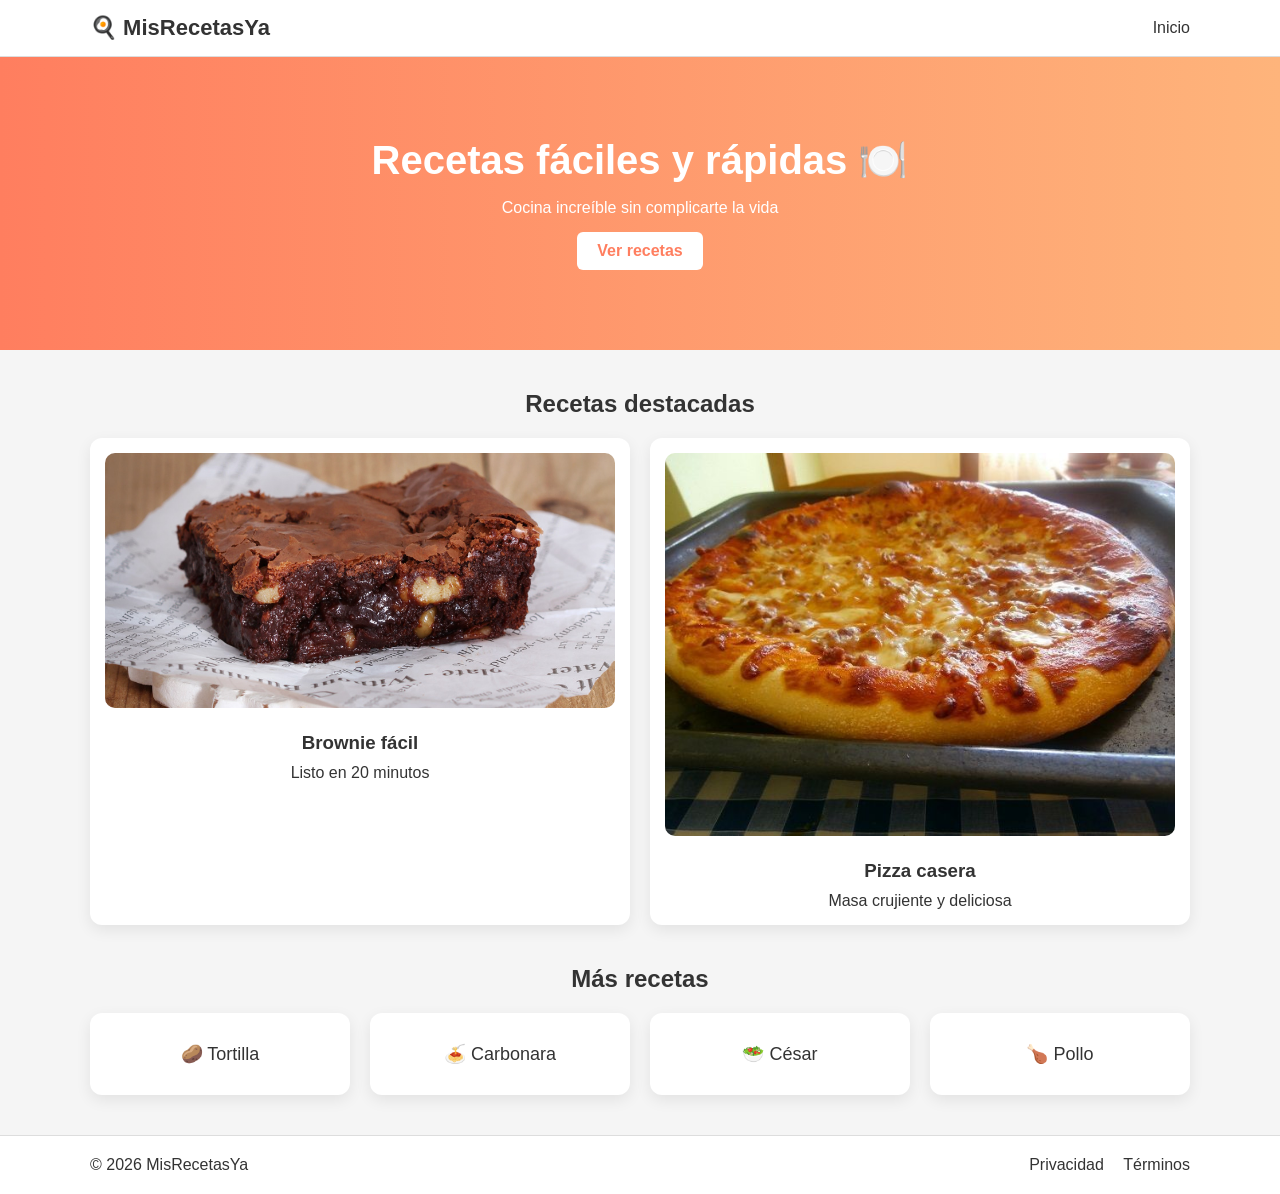
<file: index.html>
<!DOCTYPE html>
<html lang="es">
<head>
<meta charset="UTF-8">
<meta name="viewport" content="width=device-width, initial-scale=1.0">
<title>MisRecetasYa | Recetas fáciles y rápidas</title>
<meta name="description" content="Descubre recetas fáciles, rápidas y deliciosas.">
<link rel="stylesheet" href="style.css">
</head>

<body>

<header>
<div class="container nav">
<h1 class="logo">🍳 MisRecetasYa</h1>
<nav>
<a href="index.html">Inicio</a>
</nav>
</div>
</header>

<section class="hero">
<div class="container">
<h2>Recetas fáciles y rápidas 🍽️</h2>
<p>Cocina increíble sin complicarte la vida</p>
<a href="#recetas" class="btn">Ver recetas</a>
</div>
</section>

<section id="recetas" class="container">
<h2 class="section-title">Recetas destacadas</h2>
<div class="grid">
<a href="brownie.html" class="card">
<img src="img/brownie.png">
<h3>Brownie fácil</h3>
<p>Listo en 20 minutos</p>
</a>

<a href="pizza-casera.html" class="card">
<img src="img/pizza-casera.png">
<h3>Pizza casera</h3>
<p>Masa crujiente y deliciosa</p>
</a>
</div>
</section>

<section class="container">
<h2 class="section-title">Más recetas</h2>
<div class="grid">
<a href="tortilla.html" class="card simple">🥔 Tortilla</a>
<a href="spaghetti-carbonara.html" class="card simple">🍝 Carbonara</a>
<a href="ensalada-cesar.html" class="card simple">🥗 César</a>
<a href="pollo-al-horno.html" class="card simple">🍗 Pollo</a>
</div>
</section>

<footer>
<div class="container footer">
<p>© 2026 MisRecetasYa</p>
<div>
<a href="privacidad.html">Privacidad</a>
<a href="terminos.html">Términos</a>
</div>
</div>
</footer>

</body>
</html>
</file>
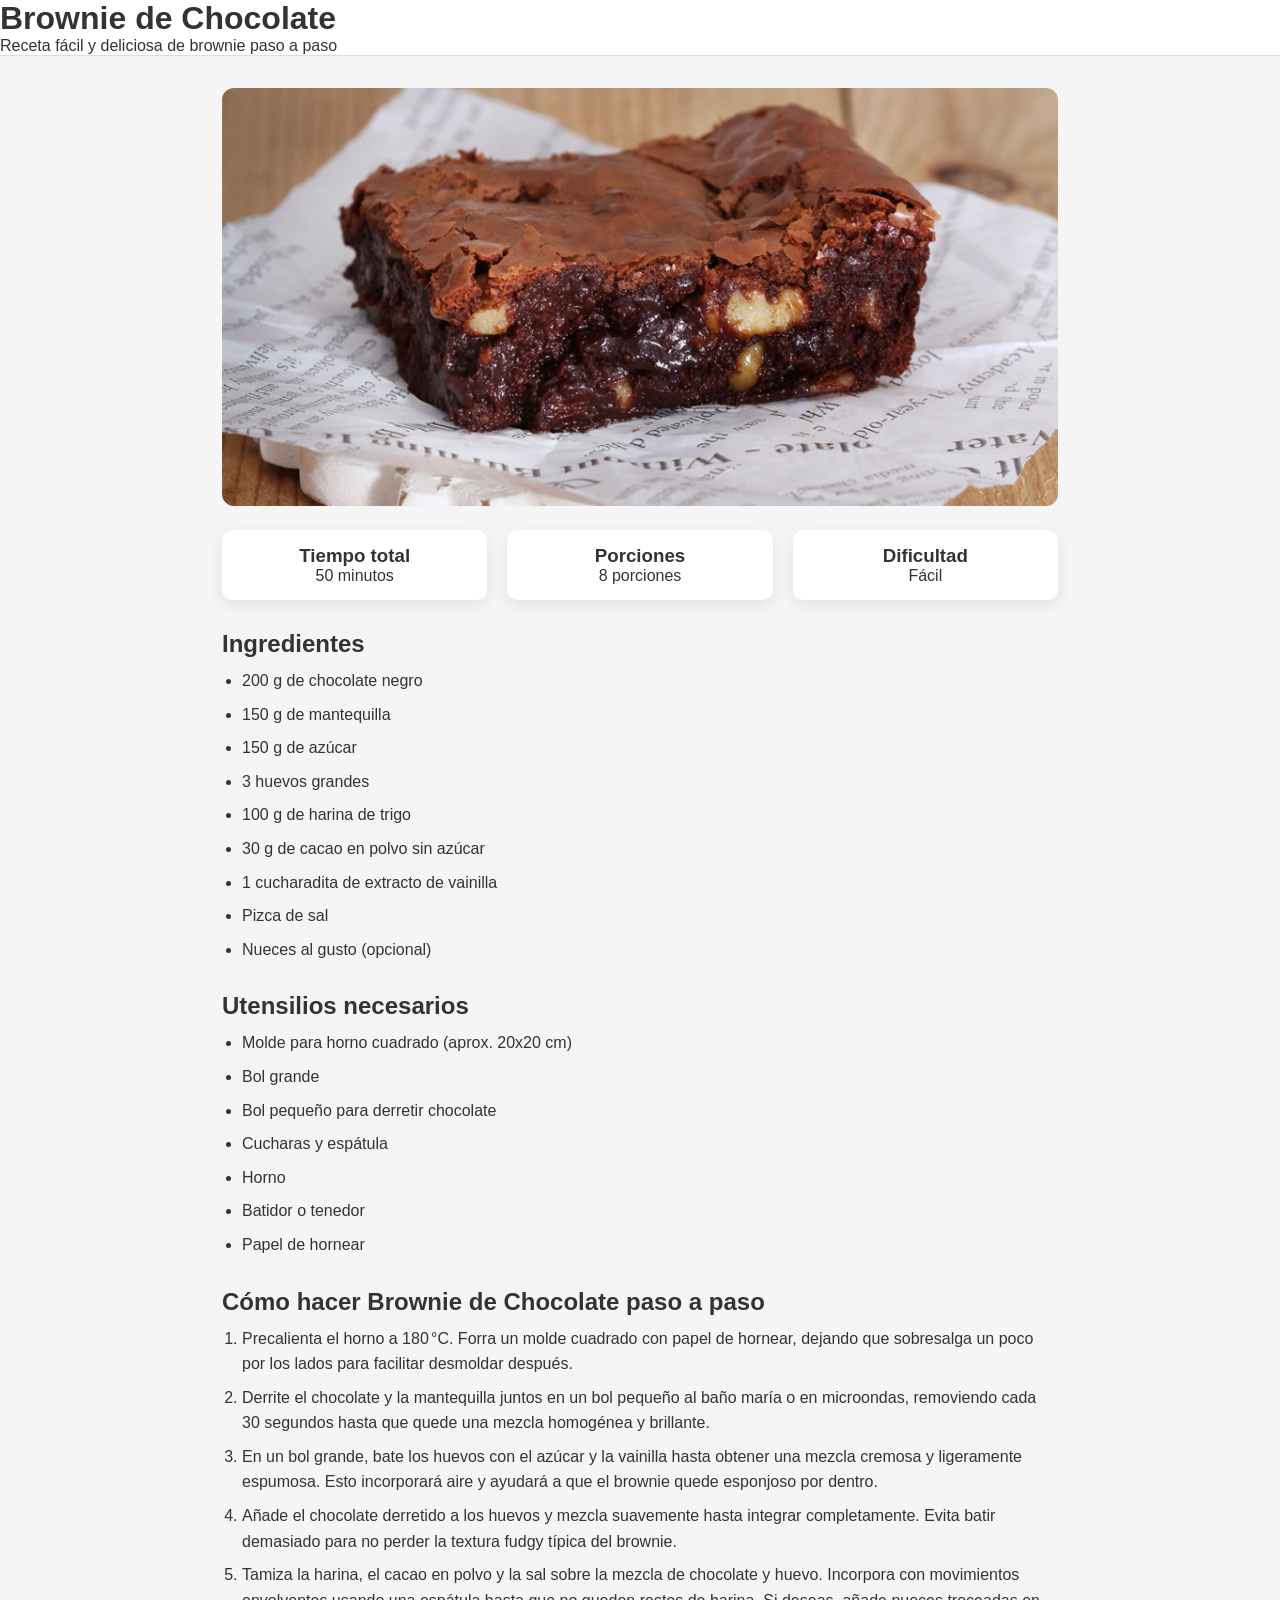
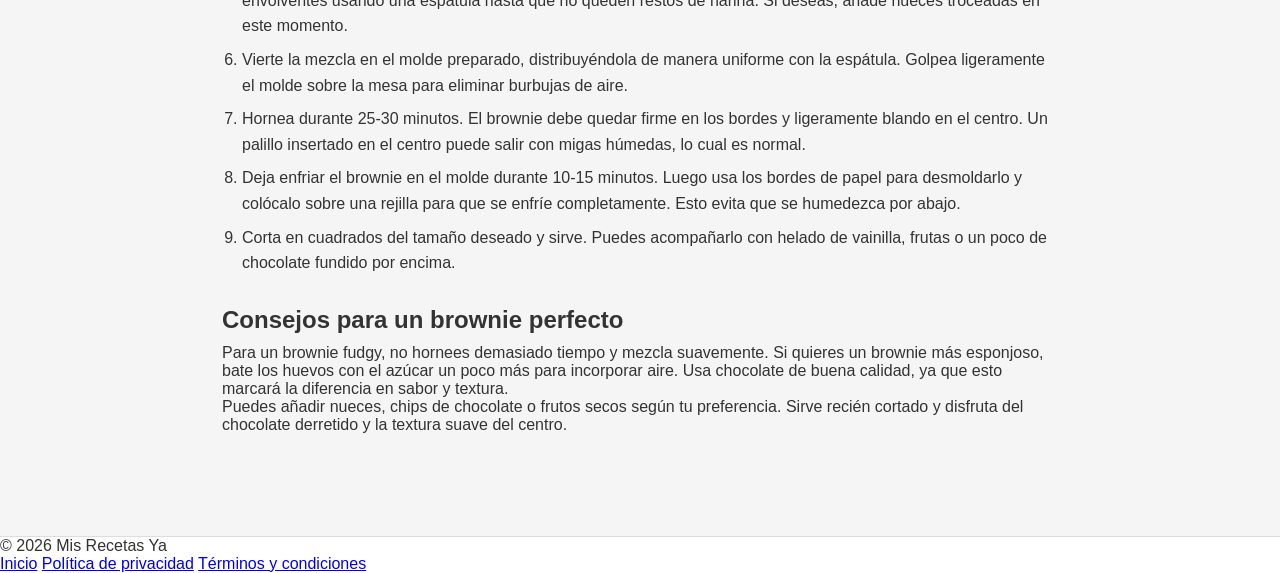
<file: brownie.html>
<!DOCTYPE html>
<html lang="es">

<head>
<meta charset="UTF-8">
<meta name="viewport" content="width=device-width, initial-scale=1.0">
<title>Receta de Brownie de Chocolate | Mis Recetas Ya</title>
  <script async src="https://pagead2.googlesyndication.com/pagead/js/adsbygoogle.js?client=ca-pub-2680125614355049"
     crossorigin="anonymous"></script>
<meta name="description" content="Aprende a preparar un delicioso Brownie de Chocolate paso a paso. Receta fácil con ingredientes, utensilios, tiempos de horneado y consejos para un brownie perfecto.">
<link rel="stylesheet" href="style.css">
  <link rel="icon" type="image/png" href="img/favicon.png">
</head>

<body>

<header>
<div class="header-container">
<h1>Brownie de Chocolate</h1>
<p>Receta fácil y deliciosa de brownie paso a paso</p>
</div>
</header>

<main class="receta-page">

<img src="img/brownie.png" alt="Brownie de chocolate recién horneado" class="receta-img">

<section class="receta-info">

<div class="info-box">
<h3>Tiempo total</h3>
<p>50 minutos</p>
</div>

<div class="info-box">
<h3>Porciones</h3>
<p>8 porciones</p>
</div>

<div class="info-box">
<h3>Dificultad</h3>
<p>Fácil</p>
</div>

</section>

<section class="receta-section">

<h2>Ingredientes</h2>

<ul>
<li>200 g de chocolate negro</li>
<li>150 g de mantequilla</li>
<li>150 g de azúcar</li>
<li>3 huevos grandes</li>
<li>100 g de harina de trigo</li>
<li>30 g de cacao en polvo sin azúcar</li>
<li>1 cucharadita de extracto de vainilla</li>
<li>Pizca de sal</li>
<li>Nueces al gusto (opcional)</li>
</ul>

</section>

<section class="receta-section">

<h2>Utensilios necesarios</h2>

<ul>
<li>Molde para horno cuadrado (aprox. 20x20 cm)</li>
<li>Bol grande</li>
<li>Bol pequeño para derretir chocolate</li>
<li>Cucharas y espátula</li>
<li>Horno</li>
<li>Batidor o tenedor</li>
<li>Papel de hornear</li>
</ul>

</section>

<section class="receta-section">

<h2>Cómo hacer Brownie de Chocolate paso a paso</h2>

<ol>

<li>
Precalienta el horno a 180 °C. Forra un molde cuadrado con papel de hornear, dejando que sobresalga un poco por los lados para facilitar desmoldar después.
</li>

<li>
Derrite el chocolate y la mantequilla juntos en un bol pequeño al baño maría o en microondas, removiendo cada 30 segundos hasta que quede una mezcla homogénea y brillante.
</li>

<li>
En un bol grande, bate los huevos con el azúcar y la vainilla hasta obtener una mezcla cremosa y ligeramente espumosa. Esto incorporará aire y ayudará a que el brownie quede esponjoso por dentro.
</li>

<li>
Añade el chocolate derretido a los huevos y mezcla suavemente hasta integrar completamente. Evita batir demasiado para no perder la textura fudgy típica del brownie.
</li>

<li>
Tamiza la harina, el cacao en polvo y la sal sobre la mezcla de chocolate y huevo. Incorpora con movimientos envolventes usando una espátula hasta que no queden restos de harina. Si deseas, añade nueces troceadas en este momento.
</li>

<li>
Vierte la mezcla en el molde preparado, distribuyéndola de manera uniforme con la espátula. Golpea ligeramente el molde sobre la mesa para eliminar burbujas de aire.
</li>

<li>
Hornea durante 25-30 minutos. El brownie debe quedar firme en los bordes y ligeramente blando en el centro. Un palillo insertado en el centro puede salir con migas húmedas, lo cual es normal.
</li>

<li>
Deja enfriar el brownie en el molde durante 10-15 minutos. Luego usa los bordes de papel para desmoldarlo y colócalo sobre una rejilla para que se enfríe completamente. Esto evita que se humedezca por abajo.
</li>

<li>
Corta en cuadrados del tamaño deseado y sirve. Puedes acompañarlo con helado de vainilla, frutas o un poco de chocolate fundido por encima.
</li>

</ol>

</section>

<section class="receta-section">

<h2>Consejos para un brownie perfecto</h2>

<p>
Para un brownie fudgy, no hornees demasiado tiempo y mezcla suavemente. 
Si quieres un brownie más esponjoso, bate los huevos con el azúcar un poco más para incorporar aire. 
Usa chocolate de buena calidad, ya que esto marcará la diferencia en sabor y textura.
</p>

<p>
Puedes añadir nueces, chips de chocolate o frutos secos según tu preferencia. Sirve recién cortado y disfruta del chocolate derretido y la textura suave del centro.
</p>

</section>

</main>

<footer>
<p>© 2026 Mis Recetas Ya</p>
<div class="footer-links">
<a href="index.html">Inicio</a>
<a href="privacidad.html">Política de privacidad</a>
<a href="terminos.html">Términos y condiciones</a>
</div>
</footer>

</body>
</html>
</file>
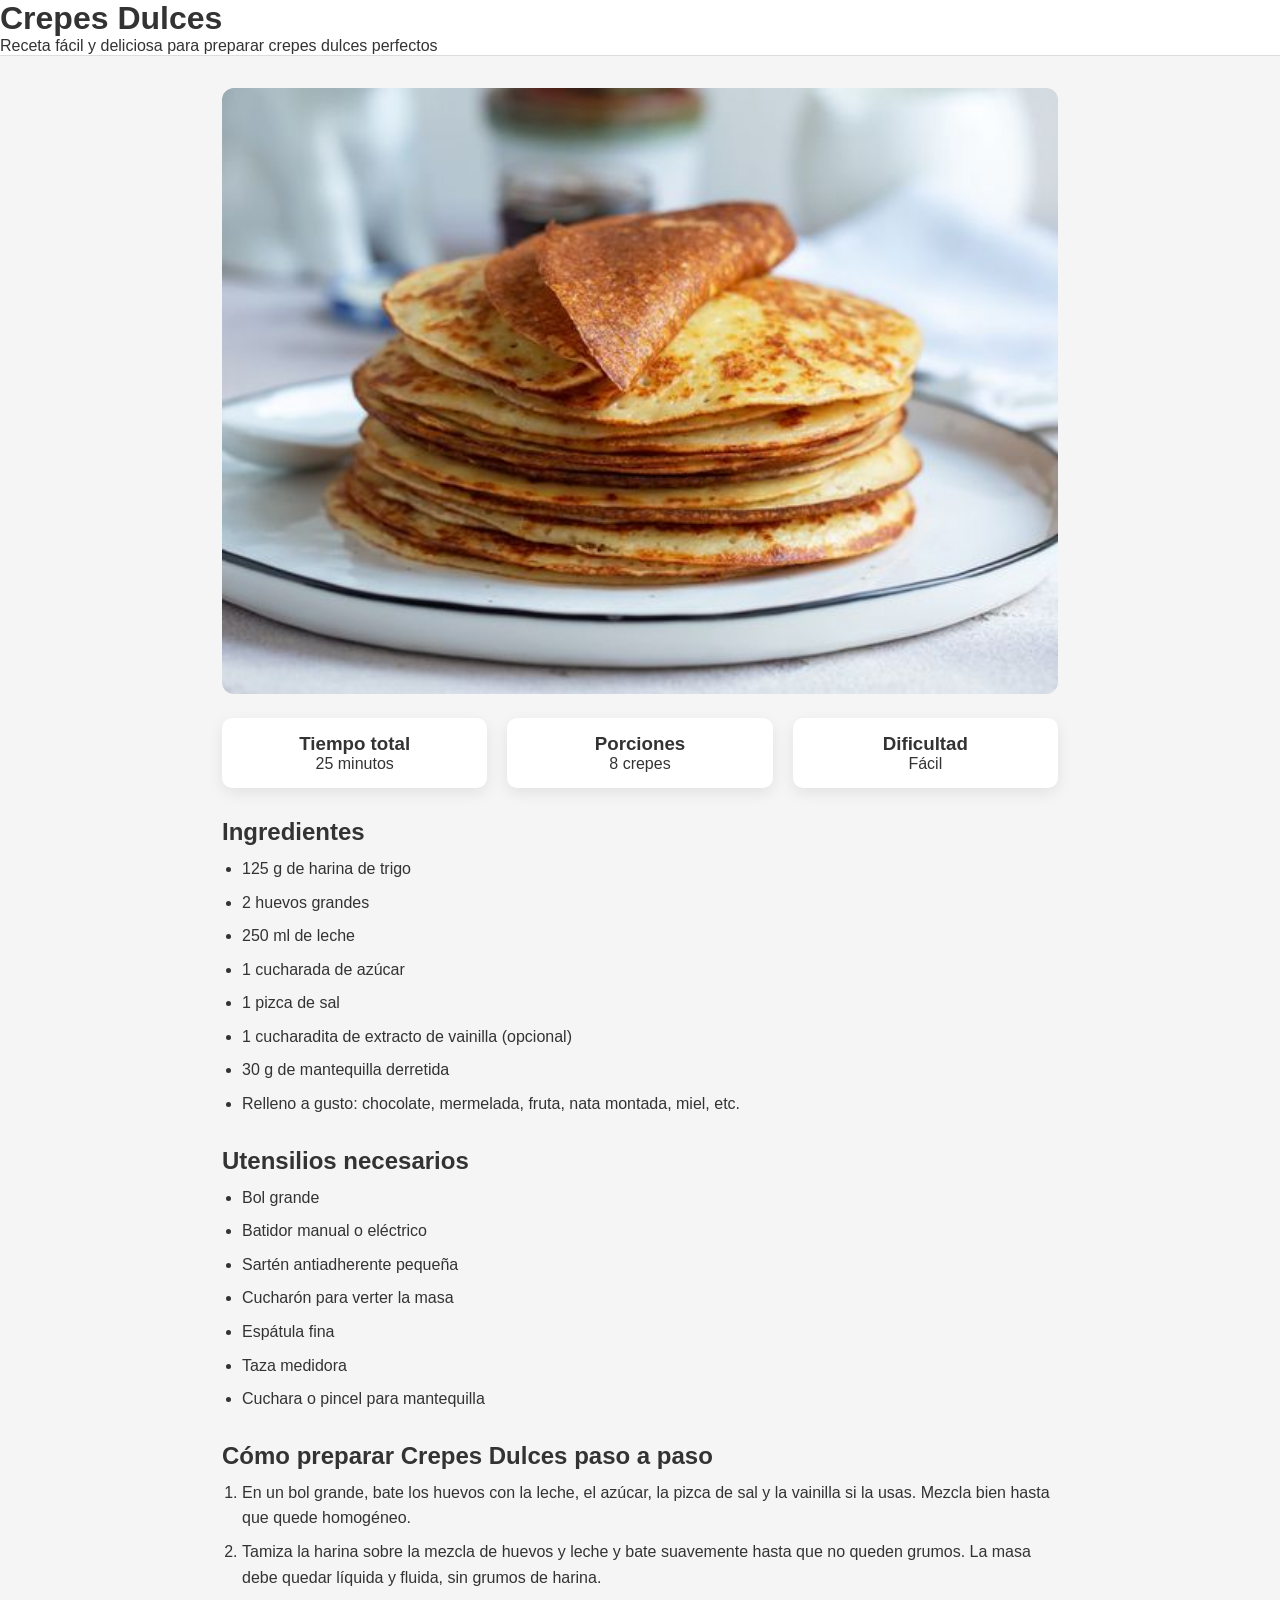
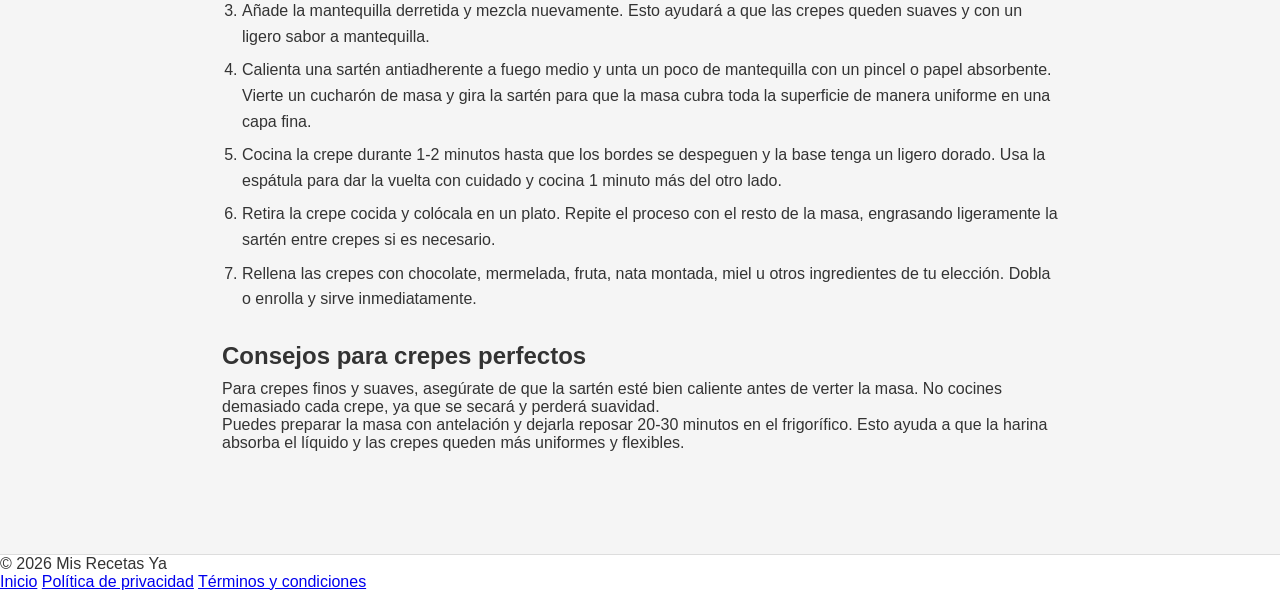
<file: crepes-dulces.html>
<!DOCTYPE html>
<html lang="es">

<head>
<meta charset="UTF-8">
<meta name="viewport" content="width=device-width, initial-scale=1.0">
<title>Receta de Crepes Dulces | Mis Recetas Ya</title>
  <script async src="https://pagead2.googlesyndication.com/pagead/js/adsbygoogle.js?client=ca-pub-2680125614355049"
     crossorigin="anonymous"></script>
<meta name="description" content="Aprende a preparar crepes dulces paso a paso. Receta fácil con ingredientes, utensilios y consejos para que queden finos, suaves y deliciosos.">
<link rel="stylesheet" href="style.css">
  <link rel="icon" type="image/png" href="img/favicon.png">
</head>

<body>

<header>
<div class="header-container">
<h1>Crepes Dulces</h1>
<p>Receta fácil y deliciosa para preparar crepes dulces perfectos</p>
</div>
</header>

<main class="receta-page">

<img src="img/crepes-dulces.png" alt="Crepes dulces con chocolate y frutas" class="receta-img">

<section class="receta-info">

<div class="info-box">
<h3>Tiempo total</h3>
<p>25 minutos</p>
</div>

<div class="info-box">
<h3>Porciones</h3>
<p>8 crepes</p>
</div>

<div class="info-box">
<h3>Dificultad</h3>
<p>Fácil</p>
</div>

</section>

<section class="receta-section">

<h2>Ingredientes</h2>

<ul>
<li>125 g de harina de trigo</li>
<li>2 huevos grandes</li>
<li>250 ml de leche</li>
<li>1 cucharada de azúcar</li>
<li>1 pizca de sal</li>
<li>1 cucharadita de extracto de vainilla (opcional)</li>
<li>30 g de mantequilla derretida</li>
<li>Relleno a gusto: chocolate, mermelada, fruta, nata montada, miel, etc.</li>
</ul>

</section>

<section class="receta-section">

<h2>Utensilios necesarios</h2>

<ul>
<li>Bol grande</li>
<li>Batidor manual o eléctrico</li>
<li>Sartén antiadherente pequeña</li>
<li>Cucharón para verter la masa</li>
<li>Espátula fina</li>
<li>Taza medidora</li>
<li>Cuchara o pincel para mantequilla</li>
</ul>

</section>

<section class="receta-section">

<h2>Cómo preparar Crepes Dulces paso a paso</h2>

<ol>

<li>
En un bol grande, bate los huevos con la leche, el azúcar, la pizca de sal y la vainilla si la usas. Mezcla bien hasta que quede homogéneo.
</li>

<li>
Tamiza la harina sobre la mezcla de huevos y leche y bate suavemente hasta que no queden grumos. La masa debe quedar líquida y fluida, sin grumos de harina.
</li>

<li>
Añade la mantequilla derretida y mezcla nuevamente. Esto ayudará a que las crepes queden suaves y con un ligero sabor a mantequilla.
</li>

<li>
Calienta una sartén antiadherente a fuego medio y unta un poco de mantequilla con un pincel o papel absorbente. 
Vierte un cucharón de masa y gira la sartén para que la masa cubra toda la superficie de manera uniforme en una capa fina.
</li>

<li>
Cocina la crepe durante 1-2 minutos hasta que los bordes se despeguen y la base tenga un ligero dorado. 
Usa la espátula para dar la vuelta con cuidado y cocina 1 minuto más del otro lado.
</li>

<li>
Retira la crepe cocida y colócala en un plato. Repite el proceso con el resto de la masa, engrasando ligeramente la sartén entre crepes si es necesario.
</li>

<li>
Rellena las crepes con chocolate, mermelada, fruta, nata montada, miel u otros ingredientes de tu elección. Dobla o enrolla y sirve inmediatamente.
</li>

</ol>

</section>

<section class="receta-section">

<h2>Consejos para crepes perfectos</h2>

<p>
Para crepes finos y suaves, asegúrate de que la sartén esté bien caliente antes de verter la masa. 
No cocines demasiado cada crepe, ya que se secará y perderá suavidad.
</p>

<p>
Puedes preparar la masa con antelación y dejarla reposar 20-30 minutos en el frigorífico. 
Esto ayuda a que la harina absorba el líquido y las crepes queden más uniformes y flexibles.
</p>

</section>

</main>

<footer>
<p>© 2026 Mis Recetas Ya</p>
<div class="footer-links">
<a href="index.html">Inicio</a>
<a href="privacidad.html">Política de privacidad</a>
<a href="terminos.html">Términos y condiciones</a>
</div>
</footer>

</body>
</html>
</file>
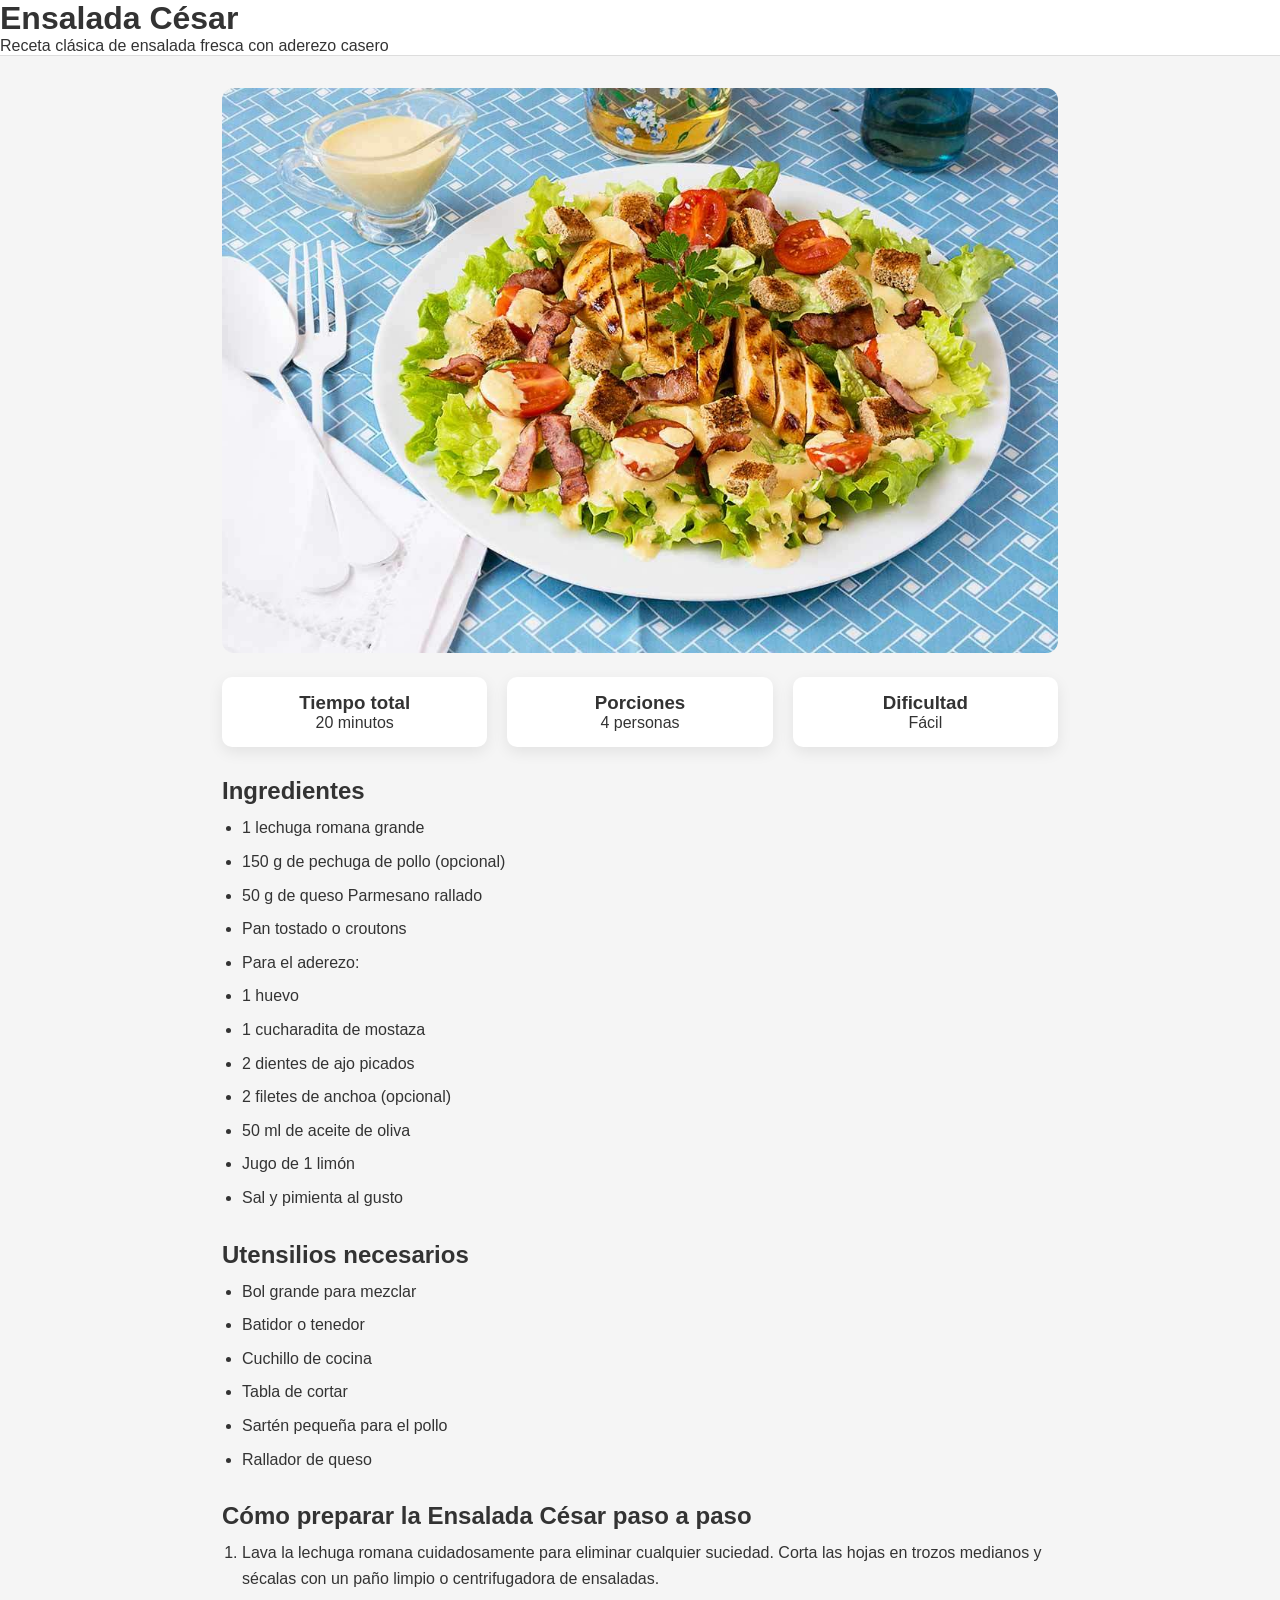
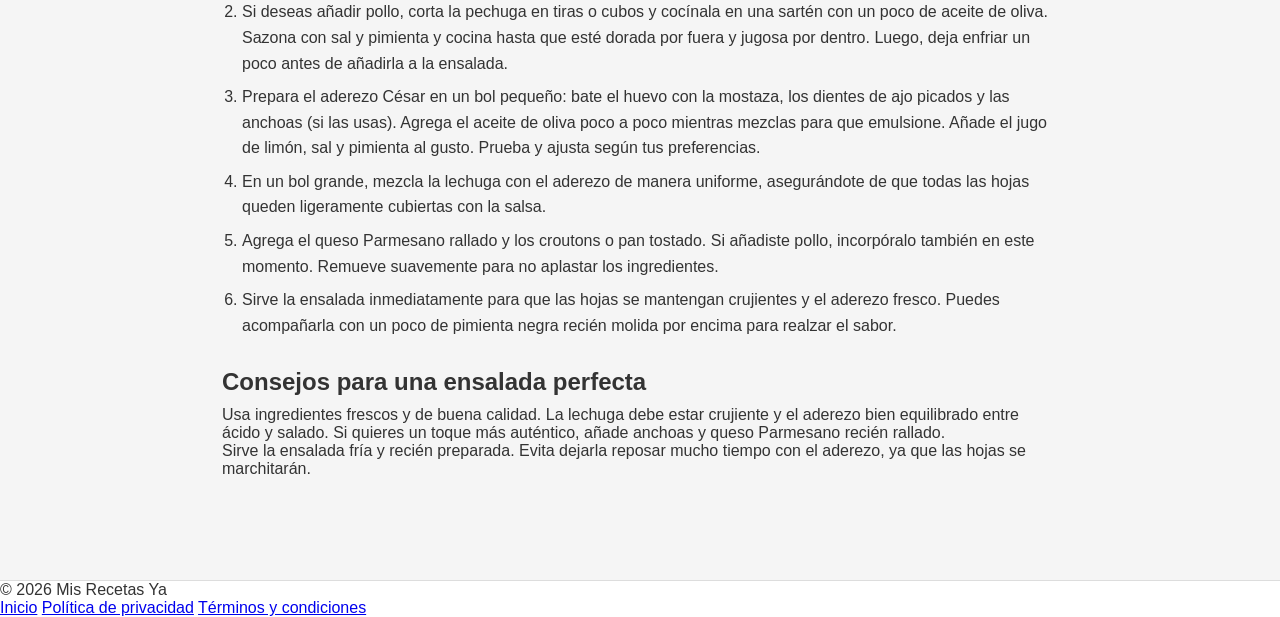
<file: ensalada-cesar.html>
<!DOCTYPE html>
<html lang="es">

<head>
<meta charset="UTF-8">
<meta name="viewport" content="width=device-width, initial-scale=1.0">
<title>Receta de Ensalada César | Mis Recetas Ya</title>
  <script async src="https://pagead2.googlesyndication.com/pagead/js/adsbygoogle.js?client=ca-pub-2680125614355049"
     crossorigin="anonymous"></script>
<meta name="description" content="Aprende a preparar una deliciosa Ensalada César paso a paso. Ingredientes frescos, aderezo casero y consejos para una ensalada perfecta.">
<link rel="stylesheet" href="style.css">
  <link rel="icon" type="image/png" href="img/favicon.png">
</head>

<body>

<header>
<div class="header-container">
<h1>Ensalada César</h1>
<p>Receta clásica de ensalada fresca con aderezo casero</p>
</div>
</header>

<main class="receta-page">

<img src="img/ensalada-cesar.png" alt="Ensalada César recién preparada" class="receta-img">

<section class="receta-info">

<div class="info-box">
<h3>Tiempo total</h3>
<p>20 minutos</p>
</div>

<div class="info-box">
<h3>Porciones</h3>
<p>4 personas</p>
</div>

<div class="info-box">
<h3>Dificultad</h3>
<p>Fácil</p>
</div>

</section>

<section class="receta-section">

<h2>Ingredientes</h2>

<ul>
<li>1 lechuga romana grande</li>
<li>150 g de pechuga de pollo (opcional)</li>
<li>50 g de queso Parmesano rallado</li>
<li>Pan tostado o croutons</li>
<li>Para el aderezo:</li>
<li>1 huevo</li>
<li>1 cucharadita de mostaza</li>
<li>2 dientes de ajo picados</li>
<li>2 filetes de anchoa (opcional)</li>
<li>50 ml de aceite de oliva</li>
<li>Jugo de 1 limón</li>
<li>Sal y pimienta al gusto</li>
</ul>

</section>

<section class="receta-section">

<h2>Utensilios necesarios</h2>

<ul>
<li>Bol grande para mezclar</li>
<li>Batidor o tenedor</li>
<li>Cuchillo de cocina</li>
<li>Tabla de cortar</li>
<li>Sartén pequeña para el pollo</li>
<li>Rallador de queso</li>
</ul>

</section>

<section class="receta-section">

<h2>Cómo preparar la Ensalada César paso a paso</h2>

<ol>

<li>
Lava la lechuga romana cuidadosamente para eliminar cualquier suciedad. 
Corta las hojas en trozos medianos y sécalas con un paño limpio o centrifugadora de ensaladas.
</li>

<li>
Si deseas añadir pollo, corta la pechuga en tiras o cubos y cocínala en una sartén con un poco de aceite de oliva. 
Sazona con sal y pimienta y cocina hasta que esté dorada por fuera y jugosa por dentro. 
Luego, deja enfriar un poco antes de añadirla a la ensalada.
</li>

<li>
Prepara el aderezo César en un bol pequeño: bate el huevo con la mostaza, los dientes de ajo picados y las anchoas (si las usas). 
Agrega el aceite de oliva poco a poco mientras mezclas para que emulsione. 
Añade el jugo de limón, sal y pimienta al gusto. 
Prueba y ajusta según tus preferencias.
</li>

<li>
En un bol grande, mezcla la lechuga con el aderezo de manera uniforme, asegurándote de que todas las hojas queden ligeramente cubiertas con la salsa.
</li>

<li>
Agrega el queso Parmesano rallado y los croutons o pan tostado. 
Si añadiste pollo, incorpóralo también en este momento. 
Remueve suavemente para no aplastar los ingredientes.
</li>

<li>
Sirve la ensalada inmediatamente para que las hojas se mantengan crujientes y el aderezo fresco. 
Puedes acompañarla con un poco de pimienta negra recién molida por encima para realzar el sabor.
</li>

</ol>

</section>

<section class="receta-section">

<h2>Consejos para una ensalada perfecta</h2>

<p>
Usa ingredientes frescos y de buena calidad. La lechuga debe estar crujiente y el aderezo bien equilibrado entre ácido y salado. 
Si quieres un toque más auténtico, añade anchoas y queso Parmesano recién rallado.
</p>

<p>
Sirve la ensalada fría y recién preparada. Evita dejarla reposar mucho tiempo con el aderezo, ya que las hojas se marchitarán.
</p>

</section>

</main>

<footer>
<p>© 2026 Mis Recetas Ya</p>
<div class="footer-links">
<a href="index.html">Inicio</a>
<a href="privacidad.html">Política de privacidad</a>
<a href="terminos.html">Términos y condiciones</a>
</div>
</footer>

</body>
</html>
</file>
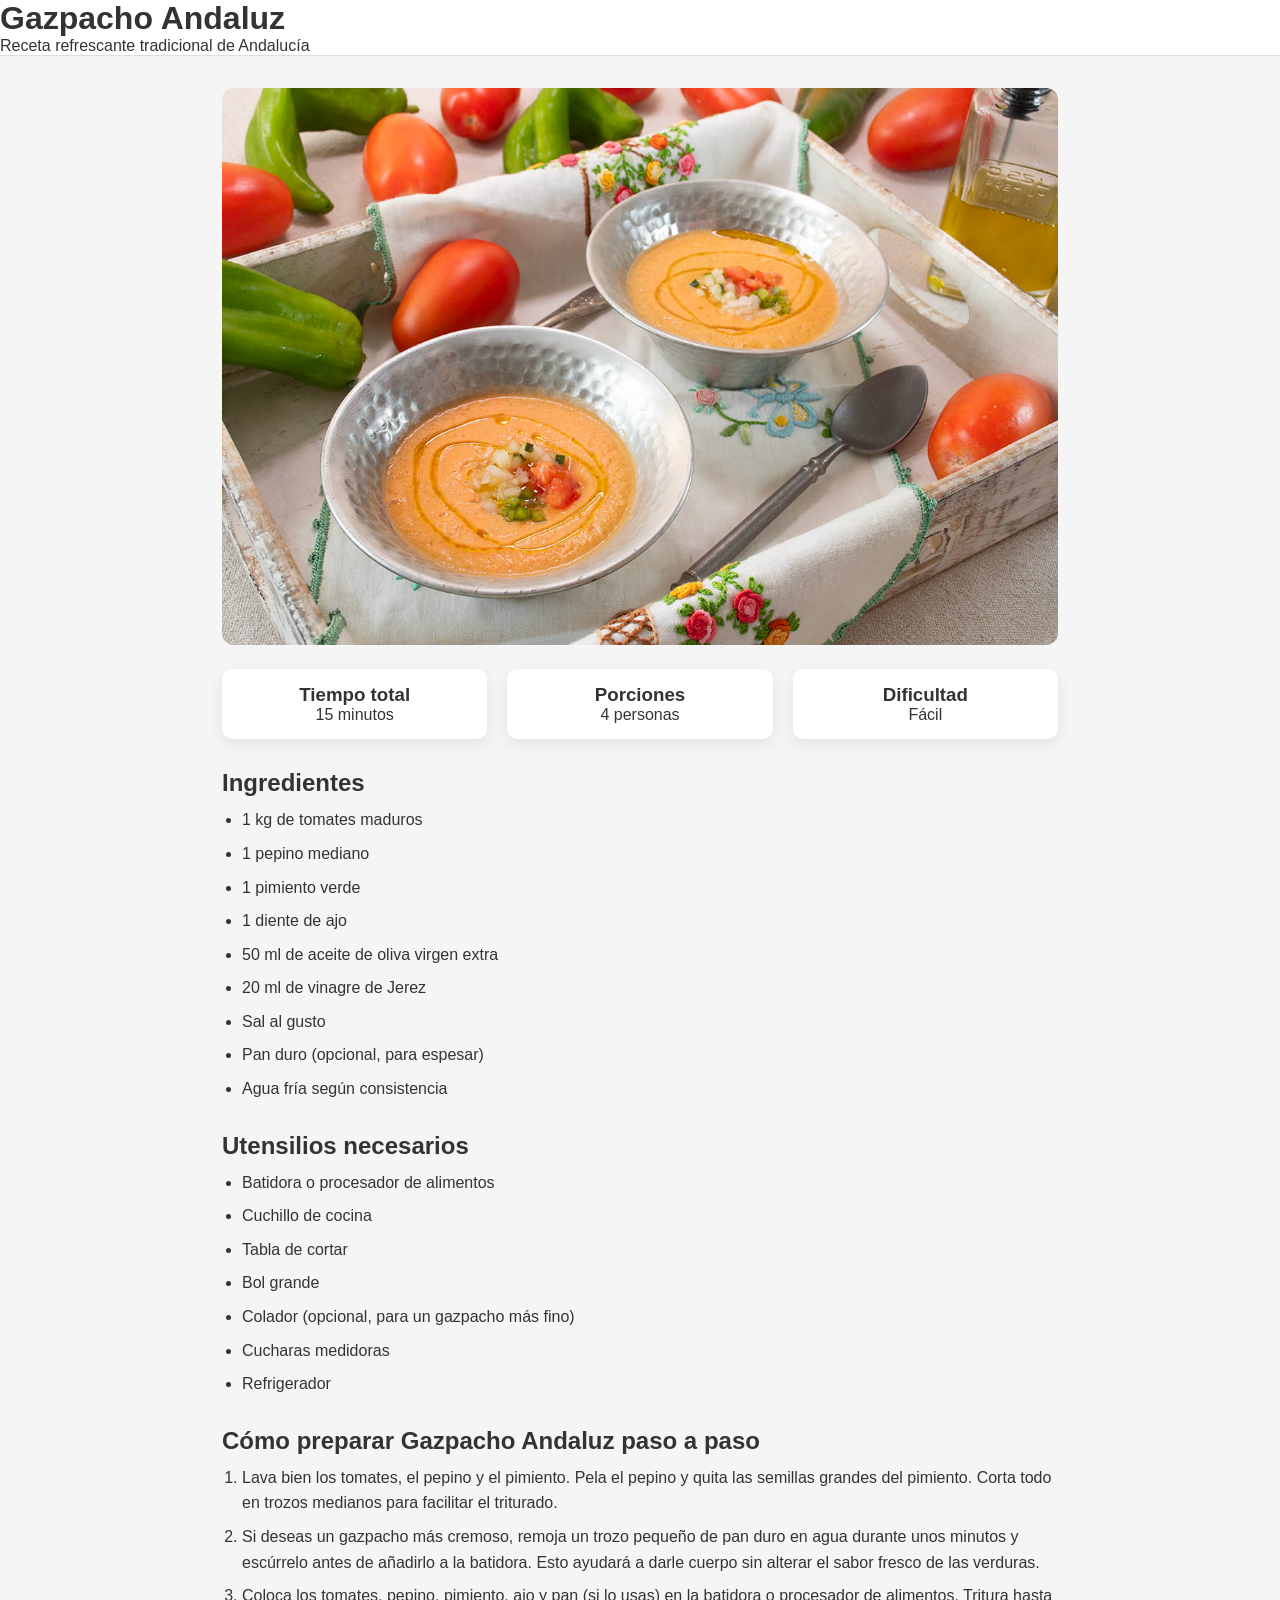
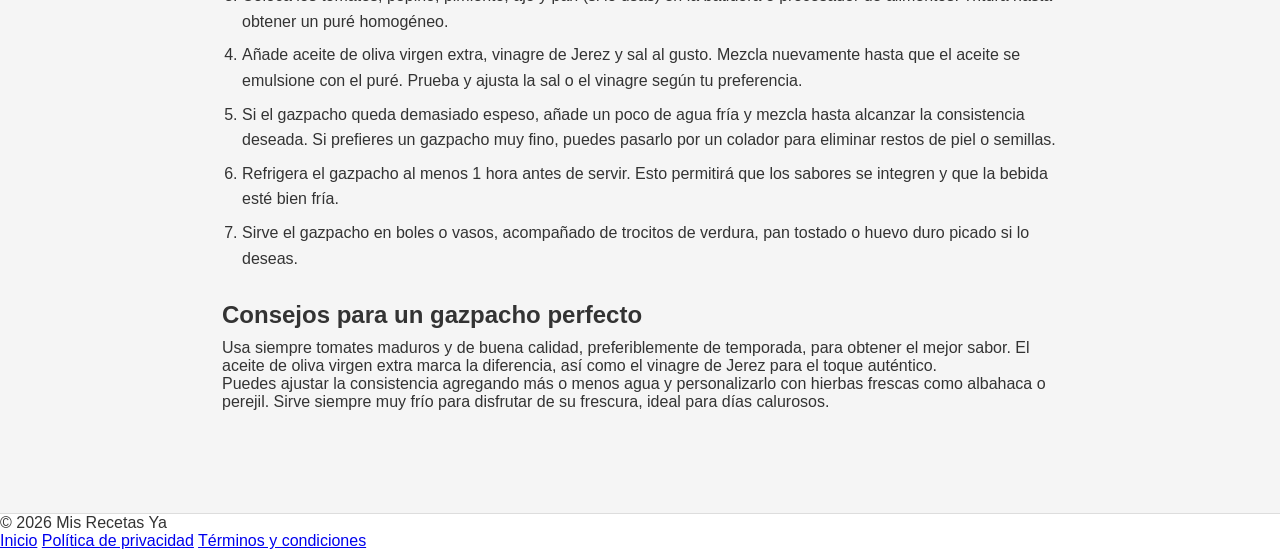
<file: gazpacho-andaluz.html>
<!DOCTYPE html>
<html lang="es">

<head>
<meta charset="UTF-8">
<meta name="viewport" content="width=device-width, initial-scale=1.0">
<title>Receta de Gazpacho Andaluz | Mis Recetas Ya</title>
  <script async src="https://pagead2.googlesyndication.com/pagead/js/adsbygoogle.js?client=ca-pub-2680125614355049"
     crossorigin="anonymous"></script>
<meta name="description" content="Aprende a preparar Gazpacho Andaluz paso a paso. Receta fácil y refrescante con ingredientes frescos, utensilios, consejos y trucos para un gazpacho perfecto.">
<link rel="stylesheet" href="style.css">
  <link rel="icon" type="image/png" href="img/favicon.png">
</head>

<body>

<header>
<div class="header-container">
<h1>Gazpacho Andaluz</h1>
<p>Receta refrescante tradicional de Andalucía</p>
</div>
</header>

<main class="receta-page">

<img src="img/gazpacho-andaluz.png" alt="Gazpacho andaluz servido en un bol" class="receta-img">

<section class="receta-info">

<div class="info-box">
<h3>Tiempo total</h3>
<p>15 minutos</p>
</div>

<div class="info-box">
<h3>Porciones</h3>
<p>4 personas</p>
</div>

<div class="info-box">
<h3>Dificultad</h3>
<p>Fácil</p>
</div>

</section>

<section class="receta-section">

<h2>Ingredientes</h2>

<ul>
<li>1 kg de tomates maduros</li>
<li>1 pepino mediano</li>
<li>1 pimiento verde</li>
<li>1 diente de ajo</li>
<li>50 ml de aceite de oliva virgen extra</li>
<li>20 ml de vinagre de Jerez</li>
<li>Sal al gusto</li>
<li>Pan duro (opcional, para espesar)</li>
<li>Agua fría según consistencia</li>
</ul>

</section>

<section class="receta-section">

<h2>Utensilios necesarios</h2>

<ul>
<li>Batidora o procesador de alimentos</li>
<li>Cuchillo de cocina</li>
<li>Tabla de cortar</li>
<li>Bol grande</li>
<li>Colador (opcional, para un gazpacho más fino)</li>
<li>Cucharas medidoras</li>
<li>Refrigerador</li>
</ul>

</section>

<section class="receta-section">

<h2>Cómo preparar Gazpacho Andaluz paso a paso</h2>

<ol>

<li>
Lava bien los tomates, el pepino y el pimiento. Pela el pepino y quita las semillas grandes del pimiento. 
Corta todo en trozos medianos para facilitar el triturado.
</li>

<li>
Si deseas un gazpacho más cremoso, remoja un trozo pequeño de pan duro en agua durante unos minutos y escúrrelo antes de añadirlo a la batidora. 
Esto ayudará a darle cuerpo sin alterar el sabor fresco de las verduras.
</li>

<li>
Coloca los tomates, pepino, pimiento, ajo y pan (si lo usas) en la batidora o procesador de alimentos. Tritura hasta obtener un puré homogéneo.
</li>

<li>
Añade aceite de oliva virgen extra, vinagre de Jerez y sal al gusto. Mezcla nuevamente hasta que el aceite se emulsione con el puré. 
Prueba y ajusta la sal o el vinagre según tu preferencia.
</li>

<li>
Si el gazpacho queda demasiado espeso, añade un poco de agua fría y mezcla hasta alcanzar la consistencia deseada. 
Si prefieres un gazpacho muy fino, puedes pasarlo por un colador para eliminar restos de piel o semillas.
</li>

<li>
Refrigera el gazpacho al menos 1 hora antes de servir. Esto permitirá que los sabores se integren y que la bebida esté bien fría.
</li>

<li>
Sirve el gazpacho en boles o vasos, acompañado de trocitos de verdura, pan tostado o huevo duro picado si lo deseas.
</li>

</ol>

</section>

<section class="receta-section">

<h2>Consejos para un gazpacho perfecto</h2>

<p>
Usa siempre tomates maduros y de buena calidad, preferiblemente de temporada, para obtener el mejor sabor. 
El aceite de oliva virgen extra marca la diferencia, así como el vinagre de Jerez para el toque auténtico.
</p>

<p>
Puedes ajustar la consistencia agregando más o menos agua y personalizarlo con hierbas frescas como albahaca o perejil. 
Sirve siempre muy frío para disfrutar de su frescura, ideal para días calurosos.
</p>

</section>

</main>

<footer>
<p>© 2026 Mis Recetas Ya</p>
<div class="footer-links">
<a href="index.html">Inicio</a>
<a href="privacidad.html">Política de privacidad</a>
<a href="terminos.html">Términos y condiciones</a>
</div>
</footer>

</body>
</html>
</file>
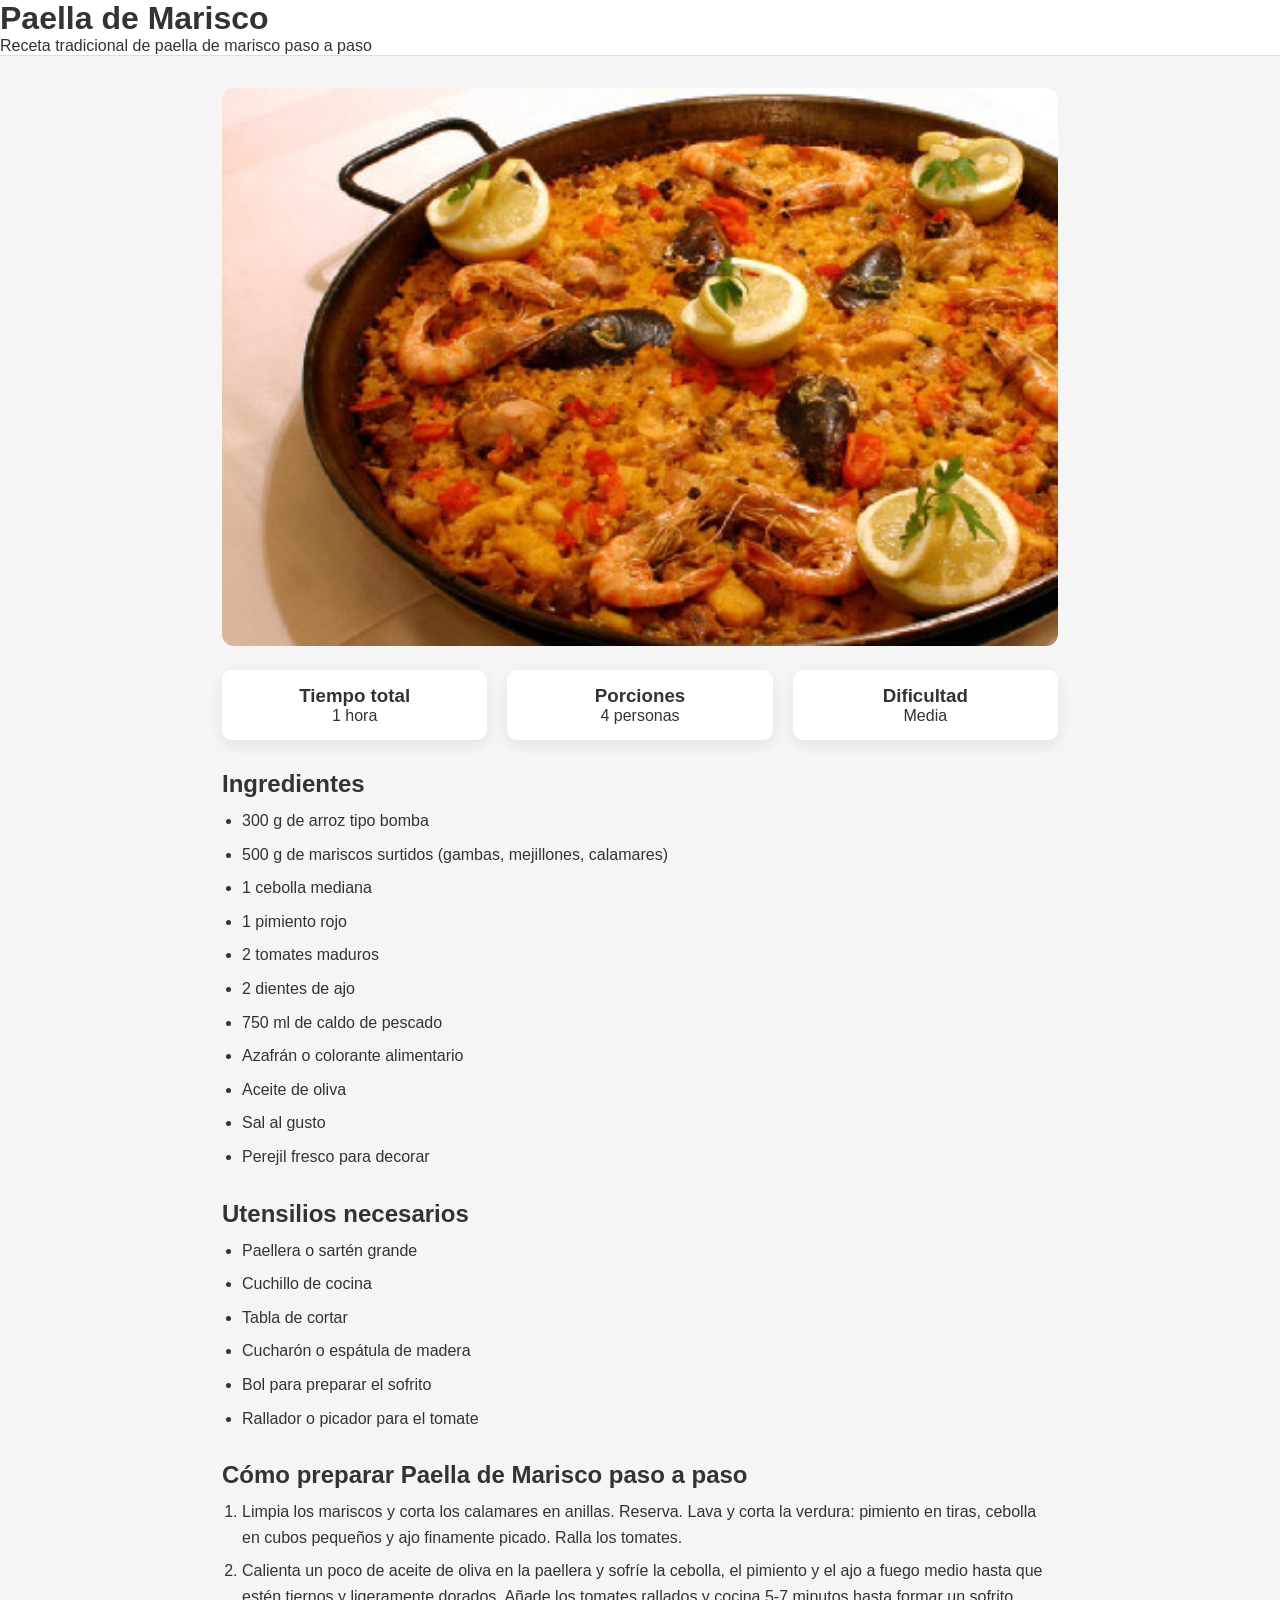
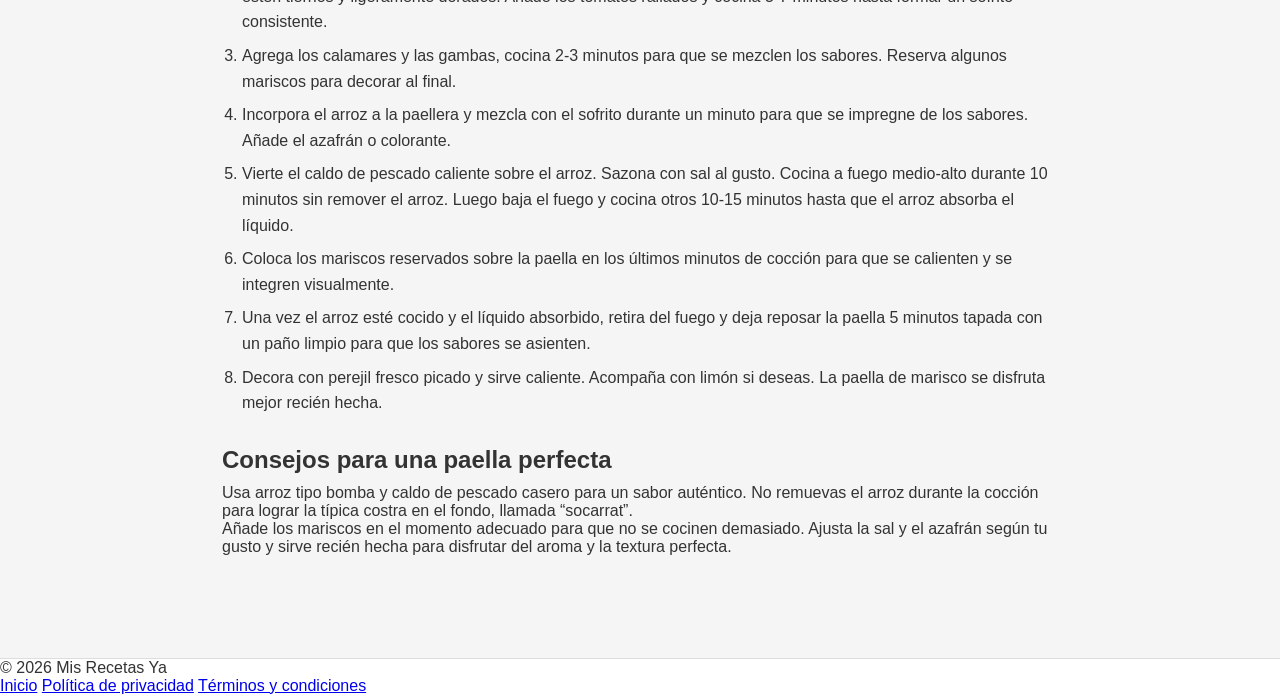
<file: paella-de-marisco.html>
<!DOCTYPE html>
<html lang="es">

<head>
<meta charset="UTF-8">
<meta name="viewport" content="width=device-width, initial-scale=1.0">
<title>Receta de Paella de Marisco | Mis Recetas Ya</title>
  <script async src="https://pagead2.googlesyndication.com/pagead/js/adsbygoogle.js?client=ca-pub-2680125614355049"
     crossorigin="anonymous"></script>
<meta name="description" content="Aprende a preparar Paella de Marisco auténtica paso a paso. Ingredientes frescos, utensilios, consejos y trucos para una paella deliciosa y sabrosa.">
<link rel="stylesheet" href="style.css">
  <link rel="icon" type="image/png" href="img/favicon.png">
</head>

<body>

<header>
<div class="header-container">
<h1>Paella de Marisco</h1>
<p>Receta tradicional de paella de marisco paso a paso</p>
</div>
</header>

<main class="receta-page">

<img src="img/paella-marisco.png" alt="Paella de marisco recién hecha con arroz y mariscos" class="receta-img">

<section class="receta-info">

<div class="info-box">
<h3>Tiempo total</h3>
<p>1 hora</p>
</div>

<div class="info-box">
<h3>Porciones</h3>
<p>4 personas</p>
</div>

<div class="info-box">
<h3>Dificultad</h3>
<p>Media</p>
</div>

</section>

<section class="receta-section">

<h2>Ingredientes</h2>

<ul>
<li>300 g de arroz tipo bomba</li>
<li>500 g de mariscos surtidos (gambas, mejillones, calamares)</li>
<li>1 cebolla mediana</li>
<li>1 pimiento rojo</li>
<li>2 tomates maduros</li>
<li>2 dientes de ajo</li>
<li>750 ml de caldo de pescado</li>
<li>Azafrán o colorante alimentario</li>
<li>Aceite de oliva</li>
<li>Sal al gusto</li>
<li>Perejil fresco para decorar</li>
</ul>

</section>

<section class="receta-section">

<h2>Utensilios necesarios</h2>

<ul>
<li>Paellera o sartén grande</li>
<li>Cuchillo de cocina</li>
<li>Tabla de cortar</li>
<li>Cucharón o espátula de madera</li>
<li>Bol para preparar el sofrito</li>
<li>Rallador o picador para el tomate</li>
</ul>

</section>

<section class="receta-section">

<h2>Cómo preparar Paella de Marisco paso a paso</h2>

<ol>

<li>
Limpia los mariscos y corta los calamares en anillas. Reserva. Lava y corta la verdura: pimiento en tiras, cebolla en cubos pequeños y ajo finamente picado. Ralla los tomates.
</li>

<li>
Calienta un poco de aceite de oliva en la paellera y sofríe la cebolla, el pimiento y el ajo a fuego medio hasta que estén tiernos y ligeramente dorados. 
Añade los tomates rallados y cocina 5-7 minutos hasta formar un sofrito consistente.
</li>

<li>
Agrega los calamares y las gambas, cocina 2-3 minutos para que se mezclen los sabores. Reserva algunos mariscos para decorar al final.
</li>

<li>
Incorpora el arroz a la paellera y mezcla con el sofrito durante un minuto para que se impregne de los sabores. Añade el azafrán o colorante.
</li>

<li>
Vierte el caldo de pescado caliente sobre el arroz. Sazona con sal al gusto. Cocina a fuego medio-alto durante 10 minutos sin remover el arroz. 
Luego baja el fuego y cocina otros 10-15 minutos hasta que el arroz absorba el líquido.
</li>

<li>
Coloca los mariscos reservados sobre la paella en los últimos minutos de cocción para que se calienten y se integren visualmente.
</li>

<li>
Una vez el arroz esté cocido y el líquido absorbido, retira del fuego y deja reposar la paella 5 minutos tapada con un paño limpio para que los sabores se asienten.
</li>

<li>
Decora con perejil fresco picado y sirve caliente. Acompaña con limón si deseas. La paella de marisco se disfruta mejor recién hecha.
</li>

</ol>

</section>

<section class="receta-section">

<h2>Consejos para una paella perfecta</h2>

<p>
Usa arroz tipo bomba y caldo de pescado casero para un sabor auténtico. No remuevas el arroz durante la cocción para lograr la típica costra en el fondo, llamada “socarrat”.
</p>

<p>
Añade los mariscos en el momento adecuado para que no se cocinen demasiado. Ajusta la sal y el azafrán según tu gusto y sirve recién hecha para disfrutar del aroma y la textura perfecta.
</p>

</section>

</main>

<footer>
<p>© 2026 Mis Recetas Ya</p>
<div class="footer-links">
<a href="index.html">Inicio</a>
<a href="privacidad.html">Política de privacidad</a>
<a href="terminos.html">Términos y condiciones</a>
</div>
</footer>

</body>
</html>
</file>
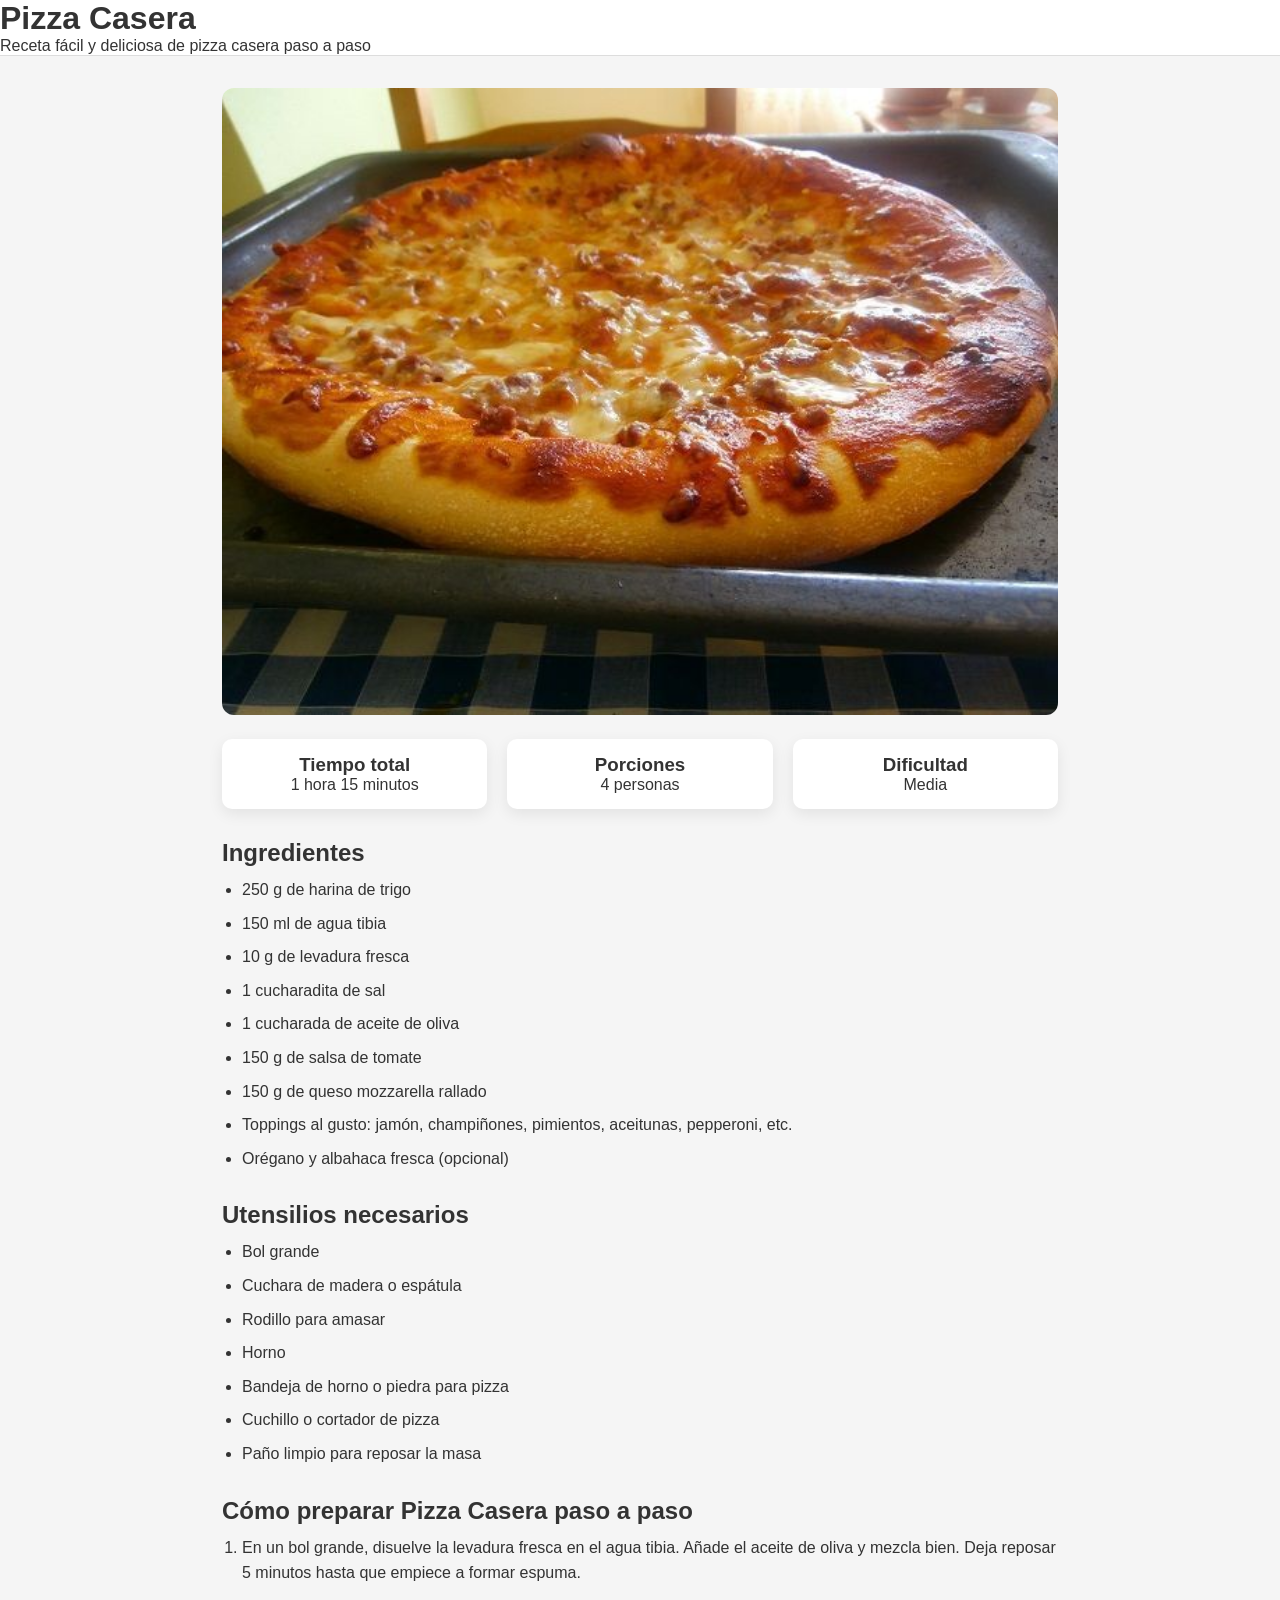
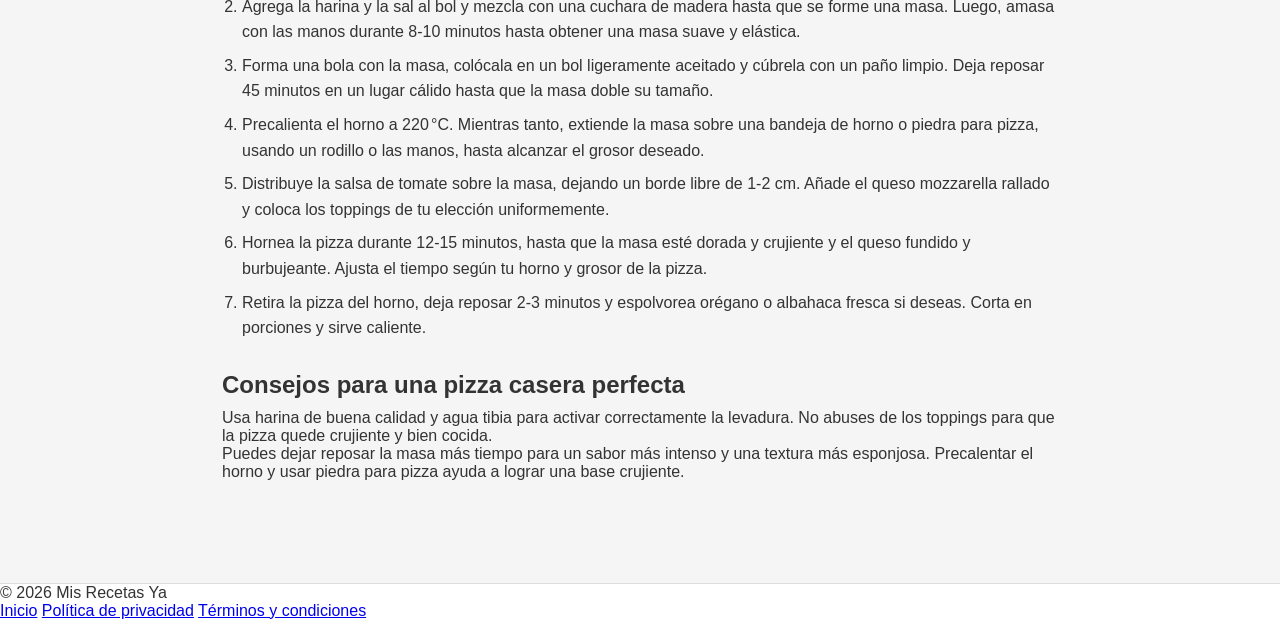
<file: pizza-casera.html>
<!DOCTYPE html>
<html lang="es">

<head>
<meta charset="UTF-8">
<meta name="viewport" content="width=device-width, initial-scale=1.0">
<title>Receta de Pizza Casera | Mis Recetas Ya</title>
  <script async src="https://pagead2.googlesyndication.com/pagead/js/adsbygoogle.js?client=ca-pub-2680125614355049"
     crossorigin="anonymous"></script>
<meta name="description" content="Aprende a preparar pizza casera paso a paso. Receta fácil con ingredientes, masa, salsa, toppings y consejos para una pizza crujiente y deliciosa.">
<link rel="stylesheet" href="style.css">
  <link rel="icon" type="image/png" href="img/favicon.png">
</head>

<body>

<header>
<div class="header-container">
<h1>Pizza Casera</h1>
<p>Receta fácil y deliciosa de pizza casera paso a paso</p>
</div>
</header>

<main class="receta-page">

<img src="img/pizza-casera.png" alt="Pizza casera recién horneada con queso y toppings" class="receta-img">

<section class="receta-info">

<div class="info-box">
<h3>Tiempo total</h3>
<p>1 hora 15 minutos</p>
</div>

<div class="info-box">
<h3>Porciones</h3>
<p>4 personas</p>
</div>

<div class="info-box">
<h3>Dificultad</h3>
<p>Media</p>
</div>

</section>

<section class="receta-section">

<h2>Ingredientes</h2>

<ul>
<li>250 g de harina de trigo</li>
<li>150 ml de agua tibia</li>
<li>10 g de levadura fresca</li>
<li>1 cucharadita de sal</li>
<li>1 cucharada de aceite de oliva</li>
<li>150 g de salsa de tomate</li>
<li>150 g de queso mozzarella rallado</li>
<li>Toppings al gusto: jamón, champiñones, pimientos, aceitunas, pepperoni, etc.</li>
<li>Orégano y albahaca fresca (opcional)</li>
</ul>

</section>

<section class="receta-section">

<h2>Utensilios necesarios</h2>

<ul>
<li>Bol grande</li>
<li>Cuchara de madera o espátula</li>
<li>Rodillo para amasar</li>
<li>Horno</li>
<li>Bandeja de horno o piedra para pizza</li>
<li>Cuchillo o cortador de pizza</li>
<li>Paño limpio para reposar la masa</li>
</ul>

</section>

<section class="receta-section">

<h2>Cómo preparar Pizza Casera paso a paso</h2>

<ol>

<li>
En un bol grande, disuelve la levadura fresca en el agua tibia. Añade el aceite de oliva y mezcla bien. Deja reposar 5 minutos hasta que empiece a formar espuma.
</li>

<li>
Agrega la harina y la sal al bol y mezcla con una cuchara de madera hasta que se forme una masa. Luego, amasa con las manos durante 8-10 minutos hasta obtener una masa suave y elástica.
</li>

<li>
Forma una bola con la masa, colócala en un bol ligeramente aceitado y cúbrela con un paño limpio. Deja reposar 45 minutos en un lugar cálido hasta que la masa doble su tamaño.
</li>

<li>
Precalienta el horno a 220 °C. Mientras tanto, extiende la masa sobre una bandeja de horno o piedra para pizza, usando un rodillo o las manos, hasta alcanzar el grosor deseado.
</li>

<li>
Distribuye la salsa de tomate sobre la masa, dejando un borde libre de 1-2 cm. Añade el queso mozzarella rallado y coloca los toppings de tu elección uniformemente.
</li>

<li>
Hornea la pizza durante 12-15 minutos, hasta que la masa esté dorada y crujiente y el queso fundido y burbujeante. Ajusta el tiempo según tu horno y grosor de la pizza.
</li>

<li>
Retira la pizza del horno, deja reposar 2-3 minutos y espolvorea orégano o albahaca fresca si deseas. Corta en porciones y sirve caliente.
</li>

</ol>

</section>

<section class="receta-section">

<h2>Consejos para una pizza casera perfecta</h2>

<p>
Usa harina de buena calidad y agua tibia para activar correctamente la levadura. No abuses de los toppings para que la pizza quede crujiente y bien cocida.
</p>

<p>
Puedes dejar reposar la masa más tiempo para un sabor más intenso y una textura más esponjosa. Precalentar el horno y usar piedra para pizza ayuda a lograr una base crujiente.
</p>

</section>

</main>

<footer>
<p>© 2026 Mis Recetas Ya</p>
<div class="footer-links">
<a href="index.html">Inicio</a>
<a href="privacidad.html">Política de privacidad</a>
<a href="terminos.html">Términos y condiciones</a>
</div>
</footer>

</body>
</html>
</file>
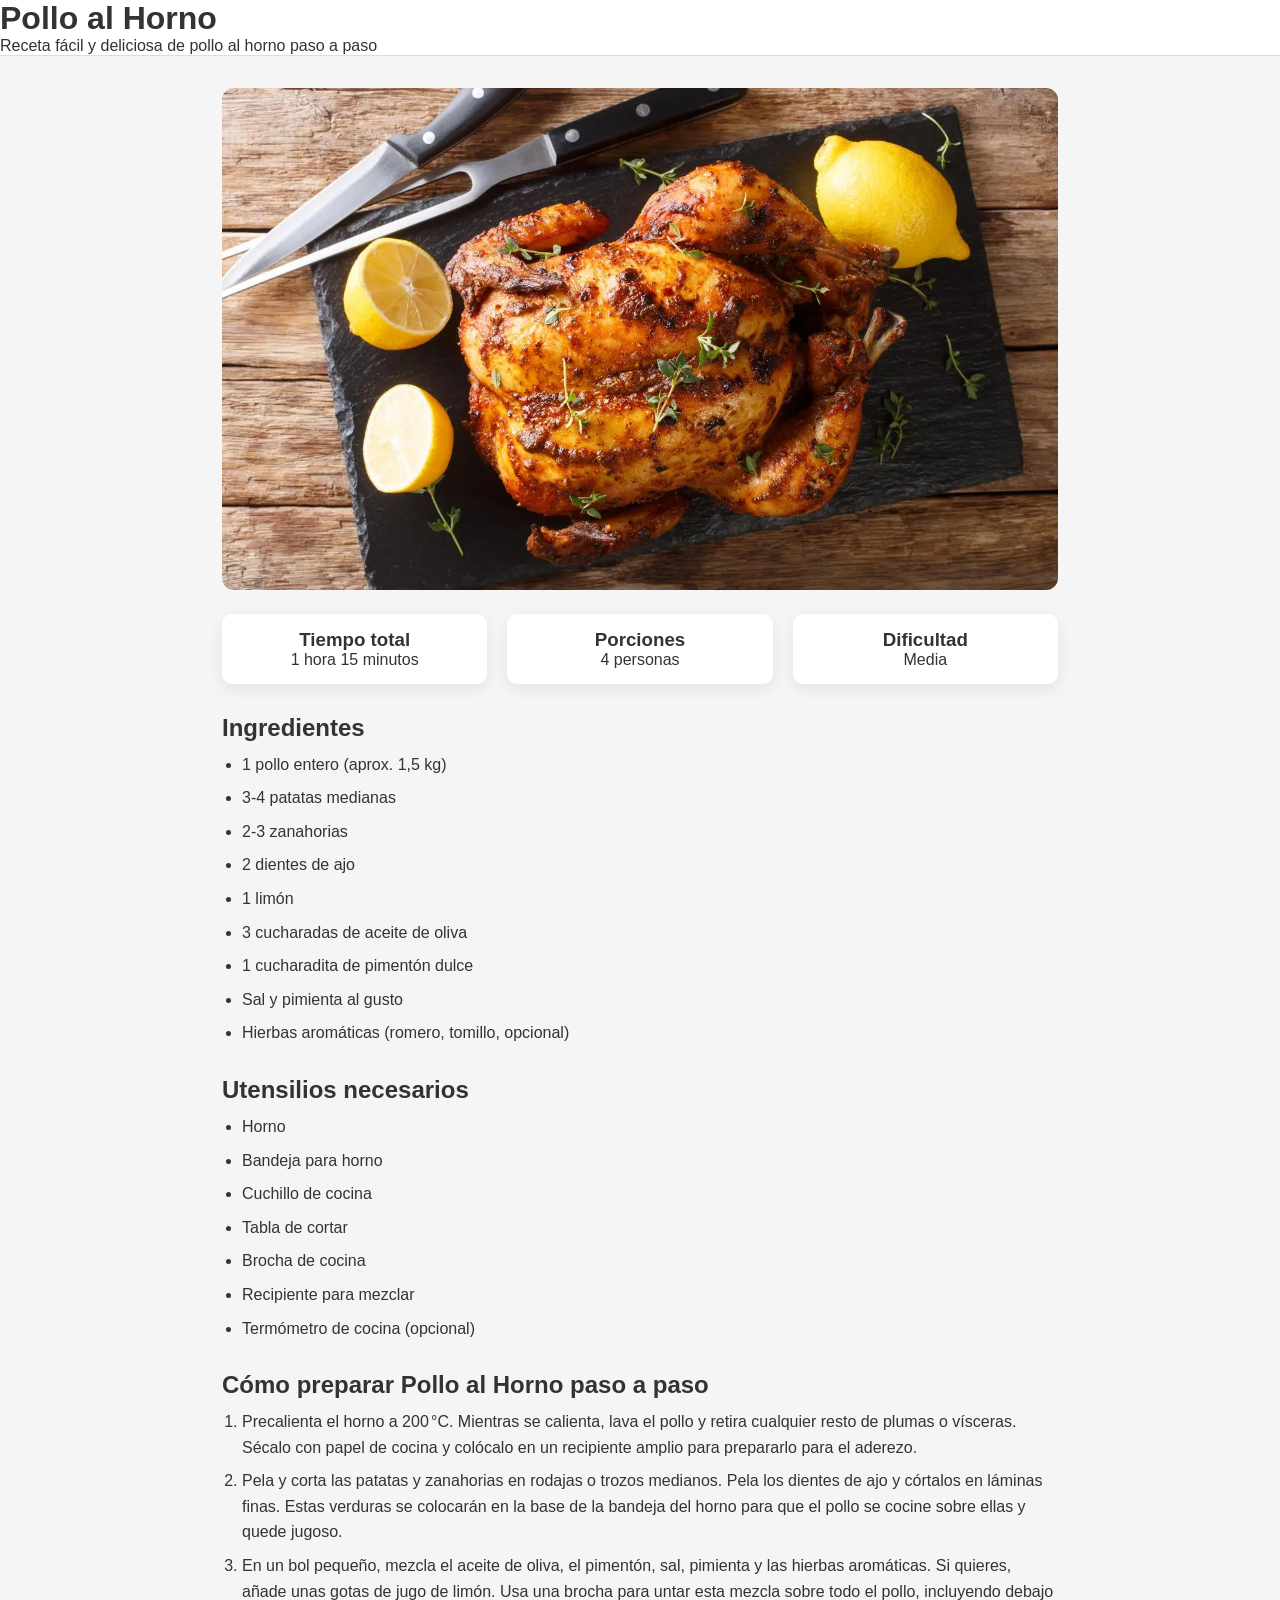
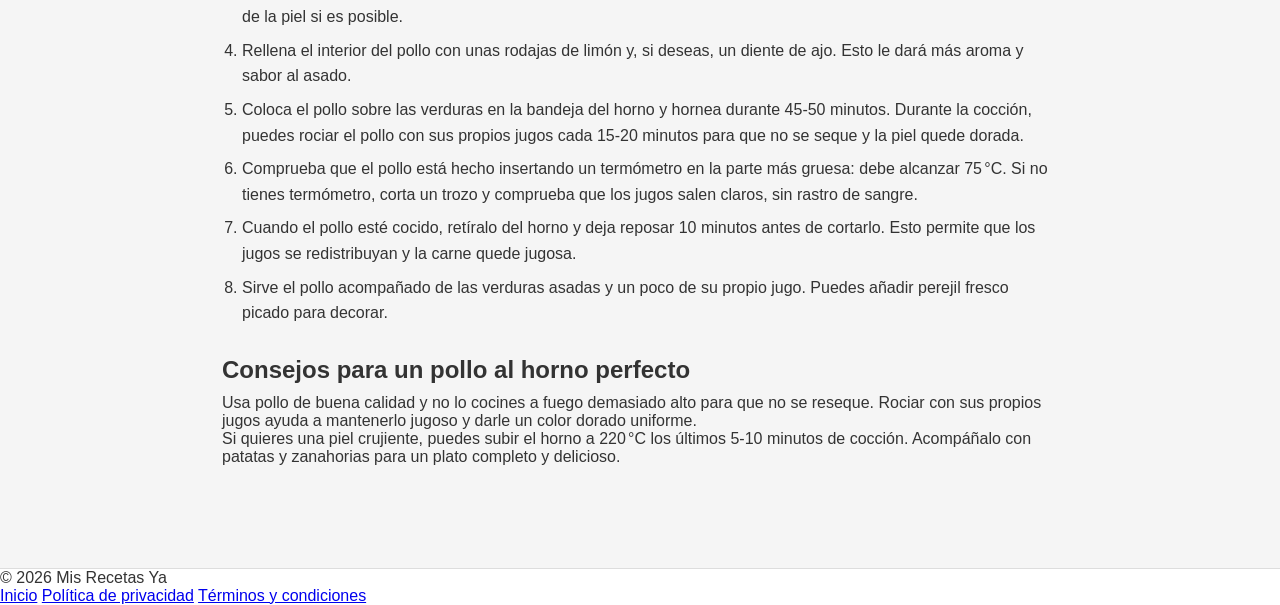
<file: pollo-al-horno.html>
<!DOCTYPE html>
<html lang="es">

<head>
<meta charset="UTF-8">
<meta name="viewport" content="width=device-width, initial-scale=1.0">
<title>Receta de Pollo al Horno | Mis Recetas Ya</title>
  <script async src="https://pagead2.googlesyndication.com/pagead/js/adsbygoogle.js?client=ca-pub-2680125614355049"
     crossorigin="anonymous"></script>
<meta name="description" content="Aprende a preparar un delicioso Pollo al Horno paso a paso. Receta fácil con ingredientes, utensilios, tiempos de cocción y consejos para un pollo jugoso y dorado.">
<link rel="stylesheet" href="style.css">
  <link rel="icon" type="image/png" href="img/favicon.png">
</head>

<body>

<header>
<div class="header-container">
<h1>Pollo al Horno</h1>
<p>Receta fácil y deliciosa de pollo al horno paso a paso</p>
</div>
</header>

<main class="receta-page">

<img src="img/pollo-al-horno.png" alt="Pollo al horno dorado recién salido del horno" class="receta-img">

<section class="receta-info">

<div class="info-box">
<h3>Tiempo total</h3>
<p>1 hora 15 minutos</p>
</div>

<div class="info-box">
<h3>Porciones</h3>
<p>4 personas</p>
</div>

<div class="info-box">
<h3>Dificultad</h3>
<p>Media</p>
</div>

</section>

<section class="receta-section">

<h2>Ingredientes</h2>

<ul>
<li>1 pollo entero (aprox. 1,5 kg)</li>
<li>3-4 patatas medianas</li>
<li>2-3 zanahorias</li>
<li>2 dientes de ajo</li>
<li>1 limón</li>
<li>3 cucharadas de aceite de oliva</li>
<li>1 cucharadita de pimentón dulce</li>
<li>Sal y pimienta al gusto</li>
<li>Hierbas aromáticas (romero, tomillo, opcional)</li>
</ul>

</section>

<section class="receta-section">

<h2>Utensilios necesarios</h2>

<ul>
<li>Horno</li>
<li>Bandeja para horno</li>
<li>Cuchillo de cocina</li>
<li>Tabla de cortar</li>
<li>Brocha de cocina</li>
<li>Recipiente para mezclar</li>
<li>Termómetro de cocina (opcional)</li>
</ul>

</section>

<section class="receta-section">

<h2>Cómo preparar Pollo al Horno paso a paso</h2>

<ol>

<li>
Precalienta el horno a 200 °C. Mientras se calienta, lava el pollo y retira cualquier resto de plumas o vísceras. 
Sécalo con papel de cocina y colócalo en un recipiente amplio para prepararlo para el aderezo.
</li>

<li>
Pela y corta las patatas y zanahorias en rodajas o trozos medianos. Pela los dientes de ajo y córtalos en láminas finas. 
Estas verduras se colocarán en la base de la bandeja del horno para que el pollo se cocine sobre ellas y quede jugoso.
</li>

<li>
En un bol pequeño, mezcla el aceite de oliva, el pimentón, sal, pimienta y las hierbas aromáticas. 
Si quieres, añade unas gotas de jugo de limón. Usa una brocha para untar esta mezcla sobre todo el pollo, incluyendo debajo de la piel si es posible.
</li>

<li>
Rellena el interior del pollo con unas rodajas de limón y, si deseas, un diente de ajo. Esto le dará más aroma y sabor al asado.
</li>

<li>
Coloca el pollo sobre las verduras en la bandeja del horno y hornea durante 45-50 minutos. 
Durante la cocción, puedes rociar el pollo con sus propios jugos cada 15-20 minutos para que no se seque y la piel quede dorada.
</li>

<li>
Comprueba que el pollo está hecho insertando un termómetro en la parte más gruesa: debe alcanzar 75 °C. 
Si no tienes termómetro, corta un trozo y comprueba que los jugos salen claros, sin rastro de sangre.
</li>

<li>
Cuando el pollo esté cocido, retíralo del horno y deja reposar 10 minutos antes de cortarlo. Esto permite que los jugos se redistribuyan y la carne quede jugosa.
</li>

<li>
Sirve el pollo acompañado de las verduras asadas y un poco de su propio jugo. Puedes añadir perejil fresco picado para decorar.
</li>

</ol>

</section>

<section class="receta-section">

<h2>Consejos para un pollo al horno perfecto</h2>

<p>
Usa pollo de buena calidad y no lo cocines a fuego demasiado alto para que no se reseque. 
Rociar con sus propios jugos ayuda a mantenerlo jugoso y darle un color dorado uniforme.
</p>

<p>
Si quieres una piel crujiente, puedes subir el horno a 220 °C los últimos 5-10 minutos de cocción. 
Acompáñalo con patatas y zanahorias para un plato completo y delicioso.
</p>

</section>

</main>

<footer>
<p>© 2026 Mis Recetas Ya</p>
<div class="footer-links">
<a href="index.html">Inicio</a>
<a href="privacidad.html">Política de privacidad</a>
<a href="terminos.html">Términos y condiciones</a>
</div>
</footer>

</body>
</html>
</file>
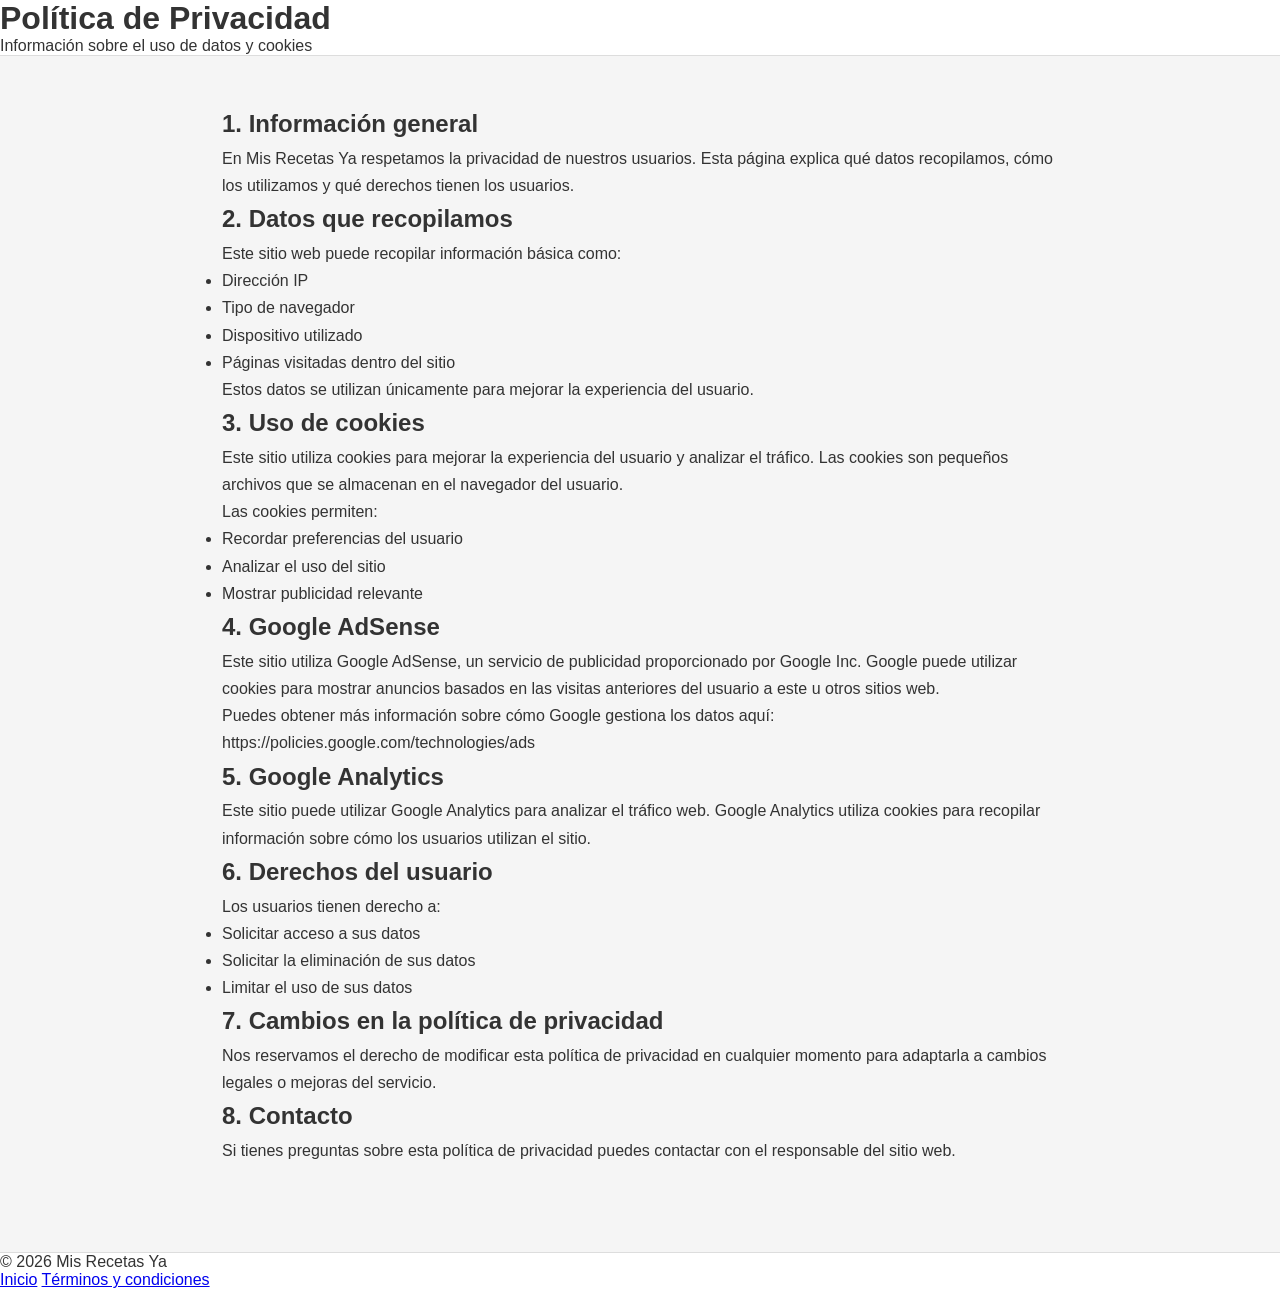
<file: privacidad.html>
<!DOCTYPE html>
<html lang="es">
<head>

<meta charset="UTF-8">
<meta name="viewport" content="width=device-width, initial-scale=1.0">

<title>Política de Privacidad | Mis Recetas Ya</title>
<script async src="https://pagead2.googlesyndication.com/pagead/js/adsbygoogle.js?client=ca-pub-2680125614355049"
     crossorigin="anonymous"></script>
<link rel="stylesheet" href="style.css">
     <link rel="icon" type="image/png" href="img/favicon.png">

</head>

<body>

<header>
<div class="header-container">
<h1>Política de Privacidad</h1>
<p>Información sobre el uso de datos y cookies</p>
</div>
</header>

<main class="legal-container">

<h2>1. Información general</h2>

<p>
En Mis Recetas Ya respetamos la privacidad de nuestros usuarios.
Esta página explica qué datos recopilamos, cómo los utilizamos y
qué derechos tienen los usuarios.
</p>

<h2>2. Datos que recopilamos</h2>

<p>
Este sitio web puede recopilar información básica como:
</p>

<ul>
<li>Dirección IP</li>
<li>Tipo de navegador</li>
<li>Dispositivo utilizado</li>
<li>Páginas visitadas dentro del sitio</li>
</ul>

<p>
Estos datos se utilizan únicamente para mejorar la experiencia del usuario.
</p>

<h2>3. Uso de cookies</h2>

<p>
Este sitio utiliza cookies para mejorar la experiencia del usuario y analizar el tráfico.
Las cookies son pequeños archivos que se almacenan en el navegador del usuario.
</p>

<p>
Las cookies permiten:
</p>

<ul>
<li>Recordar preferencias del usuario</li>
<li>Analizar el uso del sitio</li>
<li>Mostrar publicidad relevante</li>
</ul>

<h2>4. Google AdSense</h2>

<p>
Este sitio utiliza Google AdSense, un servicio de publicidad proporcionado por 
Google Inc. Google puede utilizar cookies para mostrar anuncios basados en
las visitas anteriores del usuario a este u otros sitios web.
</p>

<p>
Puedes obtener más información sobre cómo Google gestiona los datos aquí:
</p>

<p>
https://policies.google.com/technologies/ads
</p>

<h2>5. Google Analytics</h2>

<p>
Este sitio puede utilizar Google Analytics para analizar el tráfico web.
Google Analytics utiliza cookies para recopilar información sobre cómo
los usuarios utilizan el sitio.
</p>

<h2>6. Derechos del usuario</h2>

<p>
Los usuarios tienen derecho a:
</p>

<ul>
<li>Solicitar acceso a sus datos</li>
<li>Solicitar la eliminación de sus datos</li>
<li>Limitar el uso de sus datos</li>
</ul>

<h2>7. Cambios en la política de privacidad</h2>

<p>
Nos reservamos el derecho de modificar esta política de privacidad
en cualquier momento para adaptarla a cambios legales o mejoras del servicio.
</p>

<h2>8. Contacto</h2>

<p>
Si tienes preguntas sobre esta política de privacidad puedes contactar
con el responsable del sitio web.
</p>

</main>

<footer>

<p>© 2026 Mis Recetas Ya</p>

<div class="footer-links">
<a href="index.html">Inicio</a>
<a href="terminos.html">Términos y condiciones</a>
</div>

</footer>

</body>
</html>
</file>
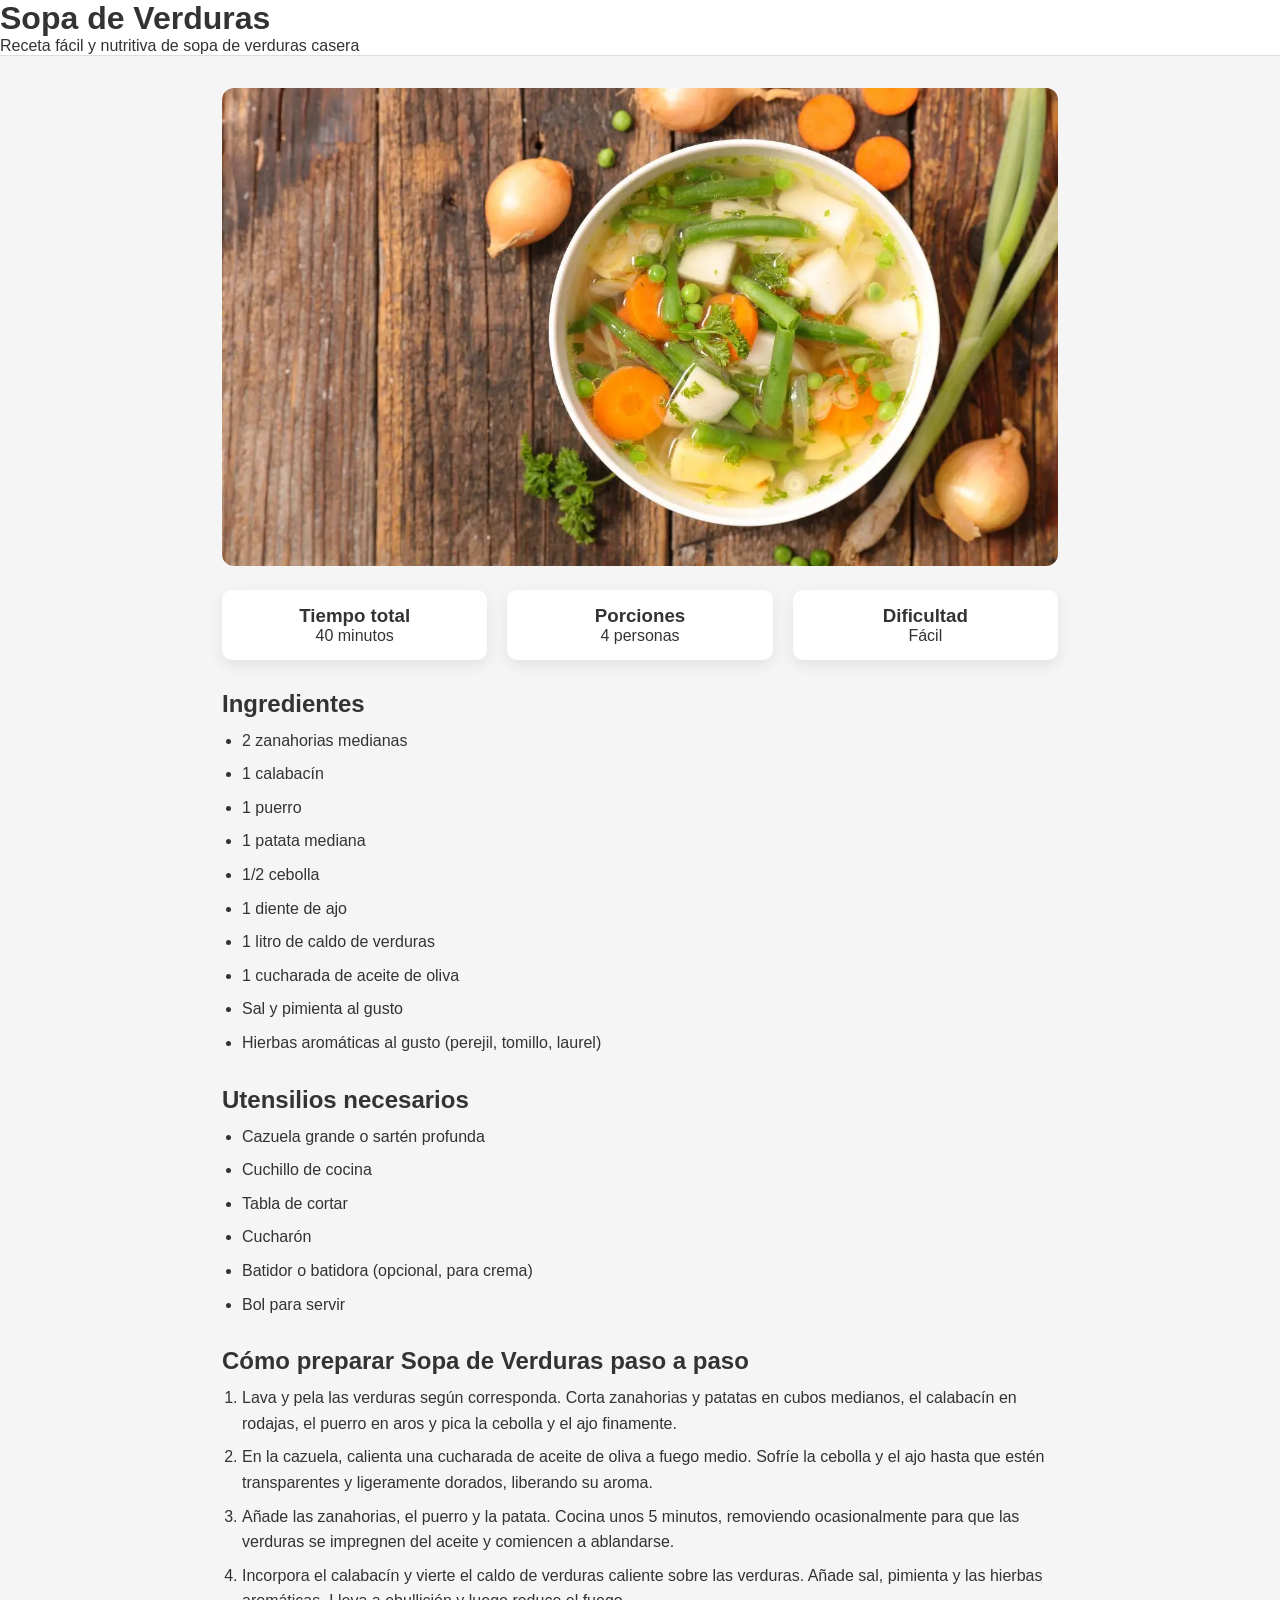
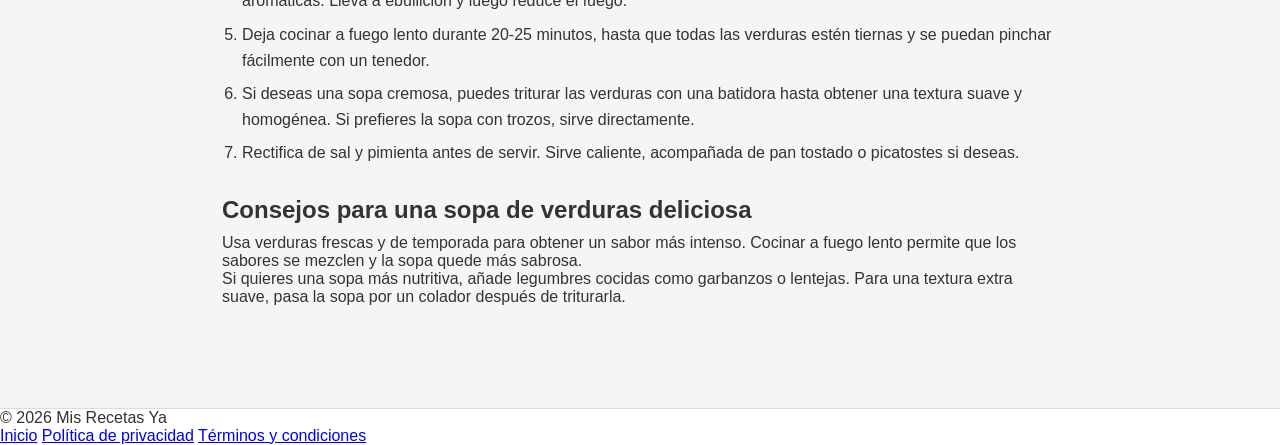
<file: sopa-de-verduras.html>
<!DOCTYPE html>
<html lang="es">

<head>
<meta charset="UTF-8">
<meta name="viewport" content="width=device-width, initial-scale=1.0">
<title>Receta de Sopa de Verduras | Mis Recetas Ya</title>
  <script async src="https://pagead2.googlesyndication.com/pagead/js/adsbygoogle.js?client=ca-pub-2680125614355049"
     crossorigin="anonymous"></script>
<meta name="description" content="Aprende a preparar una deliciosa Sopa de Verduras paso a paso. Receta fácil, nutritiva y reconfortante con ingredientes frescos y consejos para mejorar el sabor.">
<link rel="stylesheet" href="style.css">
  <link rel="icon" type="image/png" href="img/favicon.png">
</head>

<body>

<header>
<div class="header-container">
<h1>Sopa de Verduras</h1>
<p>Receta fácil y nutritiva de sopa de verduras casera</p>
</div>
</header>

<main class="receta-page">

<img src="img/sopa-verduras.png" alt="Sopa de verduras recién servida" class="receta-img">

<section class="receta-info">

<div class="info-box">
<h3>Tiempo total</h3>
<p>40 minutos</p>
</div>

<div class="info-box">
<h3>Porciones</h3>
<p>4 personas</p>
</div>

<div class="info-box">
<h3>Dificultad</h3>
<p>Fácil</p>
</div>

</section>

<section class="receta-section">

<h2>Ingredientes</h2>

<ul>
<li>2 zanahorias medianas</li>
<li>1 calabacín</li>
<li>1 puerro</li>
<li>1 patata mediana</li>
<li>1/2 cebolla</li>
<li>1 diente de ajo</li>
<li>1 litro de caldo de verduras</li>
<li>1 cucharada de aceite de oliva</li>
<li>Sal y pimienta al gusto</li>
<li>Hierbas aromáticas al gusto (perejil, tomillo, laurel)</li>
</ul>

</section>

<section class="receta-section">

<h2>Utensilios necesarios</h2>

<ul>
<li>Cazuela grande o sartén profunda</li>
<li>Cuchillo de cocina</li>
<li>Tabla de cortar</li>
<li>Cucharón</li>
<li>Batidor o batidora (opcional, para crema)</li>
<li>Bol para servir</li>
</ul>

</section>

<section class="receta-section">

<h2>Cómo preparar Sopa de Verduras paso a paso</h2>

<ol>

<li>
Lava y pela las verduras según corresponda. Corta zanahorias y patatas en cubos medianos, el calabacín en rodajas, el puerro en aros y pica la cebolla y el ajo finamente.
</li>

<li>
En la cazuela, calienta una cucharada de aceite de oliva a fuego medio. Sofríe la cebolla y el ajo hasta que estén transparentes y ligeramente dorados, liberando su aroma.
</li>

<li>
Añade las zanahorias, el puerro y la patata. Cocina unos 5 minutos, removiendo ocasionalmente para que las verduras se impregnen del aceite y comiencen a ablandarse.
</li>

<li>
Incorpora el calabacín y vierte el caldo de verduras caliente sobre las verduras. Añade sal, pimienta y las hierbas aromáticas. Lleva a ebullición y luego reduce el fuego.
</li>

<li>
Deja cocinar a fuego lento durante 20-25 minutos, hasta que todas las verduras estén tiernas y se puedan pinchar fácilmente con un tenedor.
</li>

<li>
Si deseas una sopa cremosa, puedes triturar las verduras con una batidora hasta obtener una textura suave y homogénea. Si prefieres la sopa con trozos, sirve directamente.
</li>

<li>
Rectifica de sal y pimienta antes de servir. Sirve caliente, acompañada de pan tostado o picatostes si deseas.
</li>

</ol>

</section>

<section class="receta-section">

<h2>Consejos para una sopa de verduras deliciosa</h2>

<p>
Usa verduras frescas y de temporada para obtener un sabor más intenso. Cocinar a fuego lento permite que los sabores se mezclen y la sopa quede más sabrosa.
</p>

<p>
Si quieres una sopa más nutritiva, añade legumbres cocidas como garbanzos o lentejas. Para una textura extra suave, pasa la sopa por un colador después de triturarla.
</p>

</section>

</main>

<footer>
<p>© 2026 Mis Recetas Ya</p>
<div class="footer-links">
<a href="index.html">Inicio</a>
<a href="privacidad.html">Política de privacidad</a>
<a href="terminos.html">Términos y condiciones</a>
</div>
</footer>

</body>
</html>
</file>
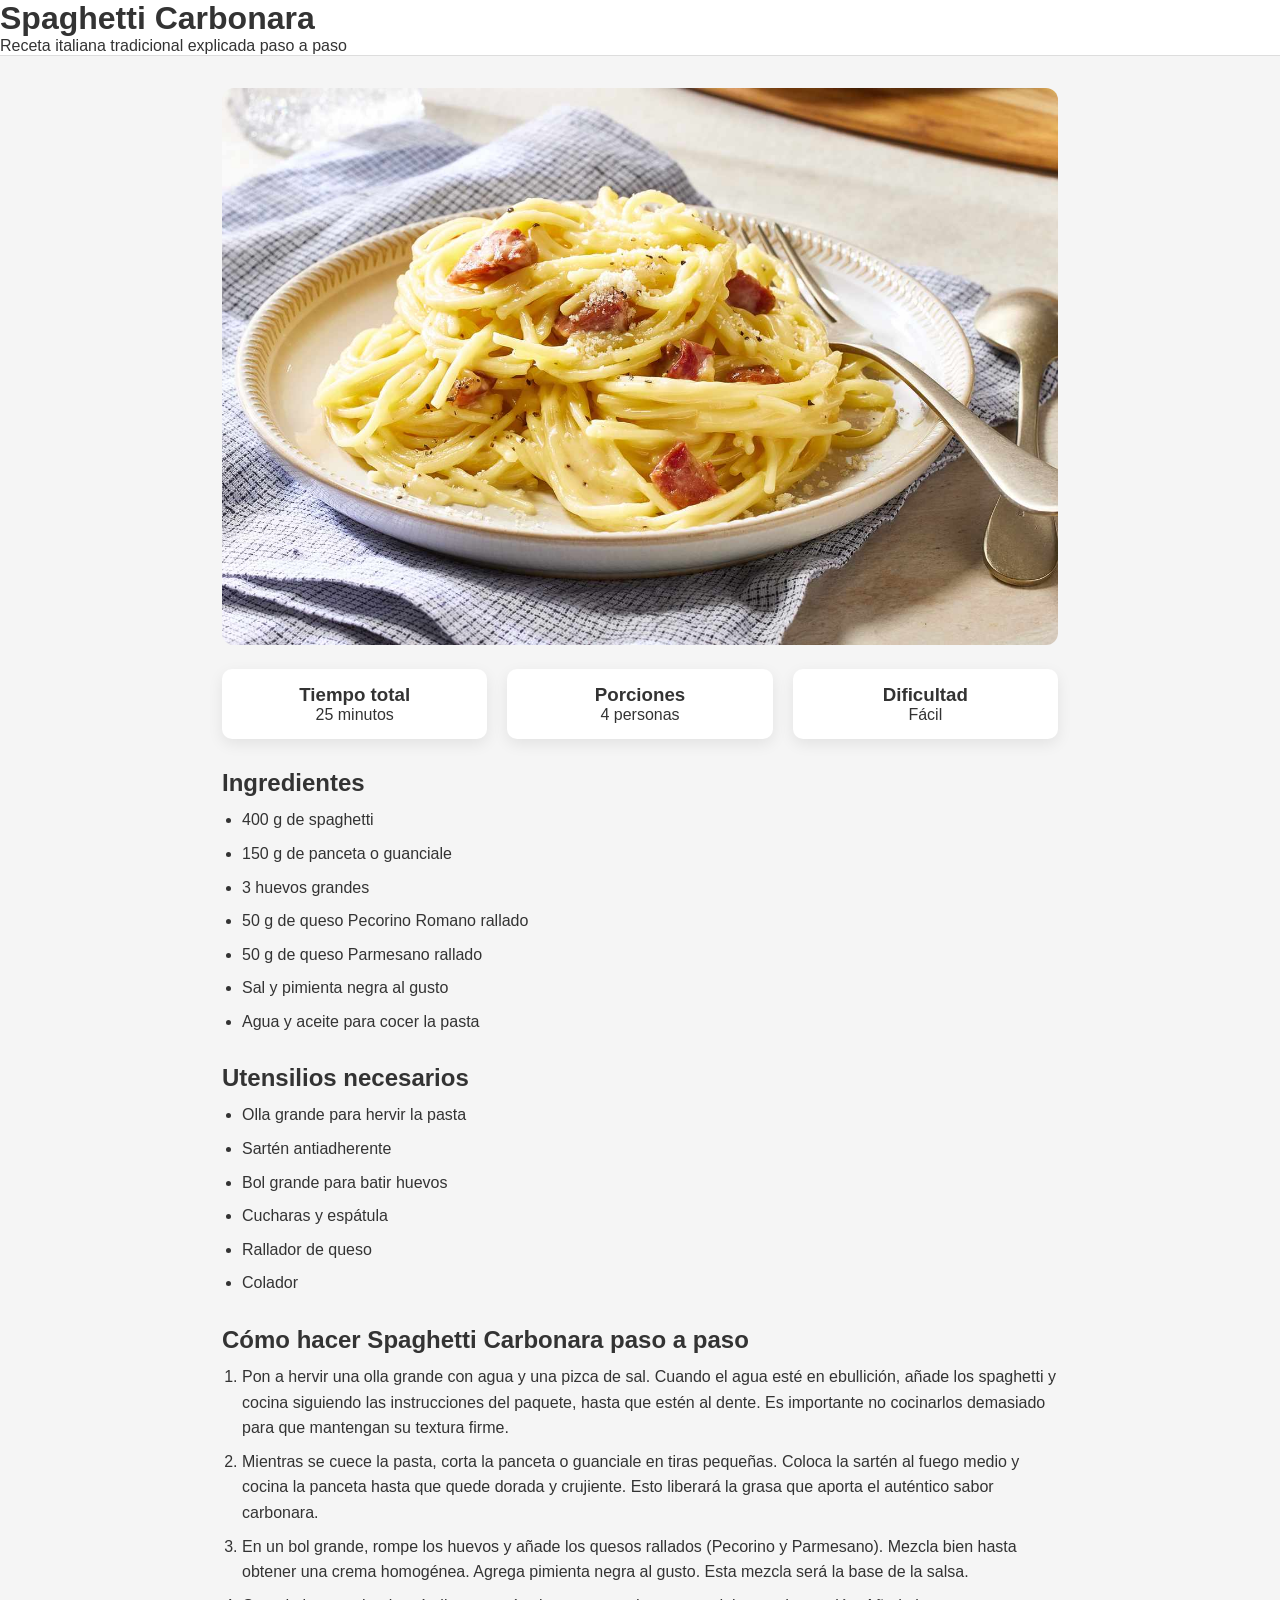
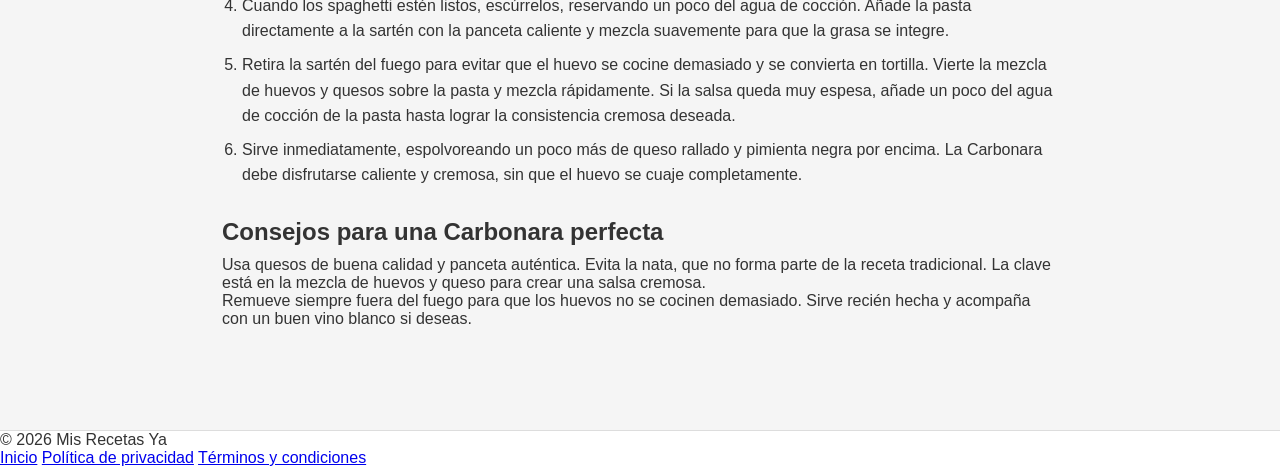
<file: spaghetti-carbonara.html>
<!DOCTYPE html>
<html lang="es">

<head>

<meta charset="UTF-8">
<meta name="viewport" content="width=device-width, initial-scale=1.0">

<title>Receta de Spaghetti Carbonara auténtica | Mis Recetas Ya</title>
<script async src="https://pagead2.googlesyndication.com/pagead/js/adsbygoogle.js?client=ca-pub-2680125614355049"
     crossorigin="anonymous"></script>
<meta name="description" content="Aprende a hacer Spaghetti Carbonara auténtica paso a paso. Receta fácil con ingredientes, utensilios, tiempos de cocción y consejos para lograr la pasta perfecta.">
<link rel="icon" type="image/png" href="img/favicon.png">
<link rel="stylesheet" href="style.css">

</head>

<body>

<header>
<div class="header-container">
<h1>Spaghetti Carbonara</h1>
<p>Receta italiana tradicional explicada paso a paso</p>
</div>
</header>

<main class="receta-page">

<img src="img/spaghetti-carbonara.png" alt="Spaghetti Carbonara recién preparado" class="receta-img">

<section class="receta-info">

<div class="info-box">
<h3>Tiempo total</h3>
<p>25 minutos</p>
</div>

<div class="info-box">
<h3>Porciones</h3>
<p>4 personas</p>
</div>

<div class="info-box">
<h3>Dificultad</h3>
<p>Fácil</p>
</div>

</section>

<section class="receta-section">

<h2>Ingredientes</h2>

<ul>
<li>400 g de spaghetti</li>
<li>150 g de panceta o guanciale</li>
<li>3 huevos grandes</li>
<li>50 g de queso Pecorino Romano rallado</li>
<li>50 g de queso Parmesano rallado</li>
<li>Sal y pimienta negra al gusto</li>
<li>Agua y aceite para cocer la pasta</li>
</ul>

</section>

<section class="receta-section">

<h2>Utensilios necesarios</h2>

<ul>
<li>Olla grande para hervir la pasta</li>
<li>Sartén antiadherente</li>
<li>Bol grande para batir huevos</li>
<li>Cucharas y espátula</li>
<li>Rallador de queso</li>
<li>Colador</li>
</ul>

</section>

<section class="receta-section">

<h2>Cómo hacer Spaghetti Carbonara paso a paso</h2>

<ol>

<li>
Pon a hervir una olla grande con agua y una pizca de sal. Cuando el agua esté en ebullición, añade los spaghetti y cocina siguiendo las instrucciones del paquete, hasta que estén al dente. 
Es importante no cocinarlos demasiado para que mantengan su textura firme.
</li>

<li>
Mientras se cuece la pasta, corta la panceta o guanciale en tiras pequeñas. Coloca la sartén al fuego medio y cocina la panceta hasta que quede dorada y crujiente. 
Esto liberará la grasa que aporta el auténtico sabor carbonara.
</li>

<li>
En un bol grande, rompe los huevos y añade los quesos rallados (Pecorino y Parmesano). Mezcla bien hasta obtener una crema homogénea. 
Agrega pimienta negra al gusto. Esta mezcla será la base de la salsa.
</li>

<li>
Cuando los spaghetti estén listos, escúrrelos, reservando un poco del agua de cocción. 
Añade la pasta directamente a la sartén con la panceta caliente y mezcla suavemente para que la grasa se integre.
</li>

<li>
Retira la sartén del fuego para evitar que el huevo se cocine demasiado y se convierta en tortilla. 
Vierte la mezcla de huevos y quesos sobre la pasta y mezcla rápidamente. 
Si la salsa queda muy espesa, añade un poco del agua de cocción de la pasta hasta lograr la consistencia cremosa deseada.
</li>

<li>
Sirve inmediatamente, espolvoreando un poco más de queso rallado y pimienta negra por encima. 
La Carbonara debe disfrutarse caliente y cremosa, sin que el huevo se cuaje completamente.
</li>

</ol>

</section>

<section class="receta-section">

<h2>Consejos para una Carbonara perfecta</h2>

<p>
Usa quesos de buena calidad y panceta auténtica. Evita la nata, que no forma parte de la receta tradicional. 
La clave está en la mezcla de huevos y queso para crear una salsa cremosa.
</p>

<p>
Remueve siempre fuera del fuego para que los huevos no se cocinen demasiado. 
Sirve recién hecha y acompaña con un buen vino blanco si deseas.
</p>

</section>

</main>

<footer>

<p>© 2026 Mis Recetas Ya</p>

<div class="footer-links">
<a href="index.html">Inicio</a>
<a href="privacidad.html">Política de privacidad</a>
<a href="terminos.html">Términos y condiciones</a>
</div>

</footer>

</body>
</html>
</file>
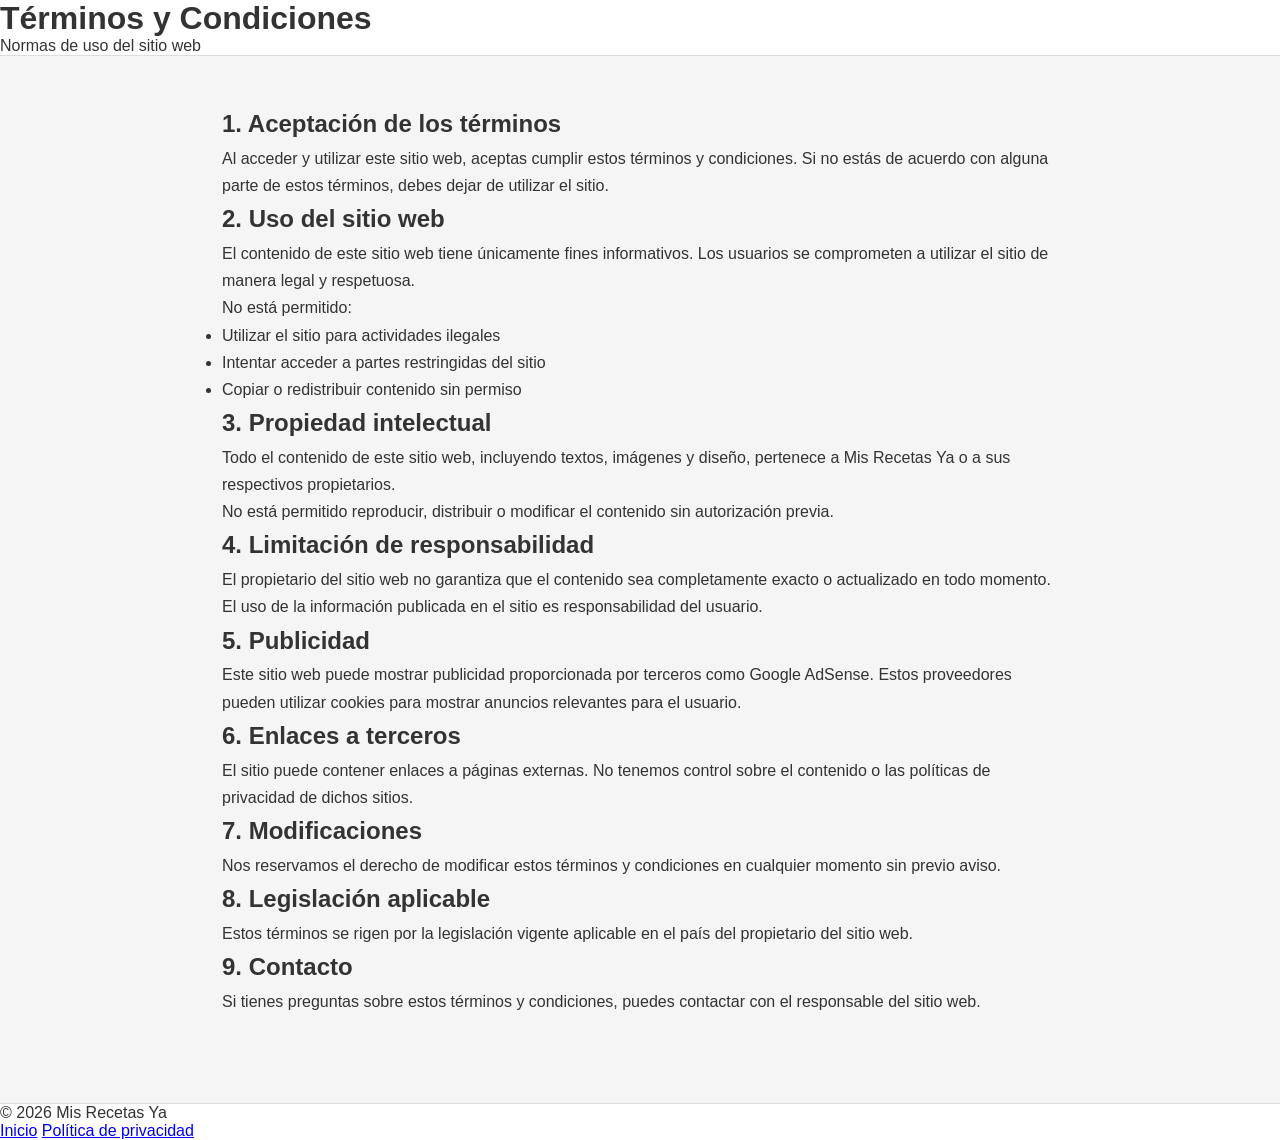
<file: terminos.html>
<!DOCTYPE html>
<html lang="es">
<head>

<meta charset="UTF-8">
<meta name="viewport" content="width=device-width, initial-scale=1.0">

<title>Términos y Condiciones | Mis Recetas Ya</title>
<script async src="https://pagead2.googlesyndication.com/pagead/js/adsbygoogle.js?client=ca-pub-2680125614355049"
     crossorigin="anonymous"></script>
<link rel="stylesheet" href="style.css">
<link rel="icon" type="image/png" href="img/favicon.png">
</head>

<body>

<header>
<div class="header-container">
<h1>Términos y Condiciones</h1>
<p>Normas de uso del sitio web</p>
</div>
</header>

<main class="legal-container">

<h2>1. Aceptación de los términos</h2>

<p>
Al acceder y utilizar este sitio web, aceptas cumplir estos términos y condiciones.
Si no estás de acuerdo con alguna parte de estos términos, debes dejar de utilizar el sitio.
</p>

<h2>2. Uso del sitio web</h2>

<p>
El contenido de este sitio web tiene únicamente fines informativos.
Los usuarios se comprometen a utilizar el sitio de manera legal y respetuosa.
</p>

<p>
No está permitido:
</p>

<ul>
<li>Utilizar el sitio para actividades ilegales</li>
<li>Intentar acceder a partes restringidas del sitio</li>
<li>Copiar o redistribuir contenido sin permiso</li>
</ul>

<h2>3. Propiedad intelectual</h2>

<p>
Todo el contenido de este sitio web, incluyendo textos, imágenes y diseño,
pertenece a Mis Recetas Ya o a sus respectivos propietarios.
</p>

<p>
No está permitido reproducir, distribuir o modificar el contenido
sin autorización previa.
</p>

<h2>4. Limitación de responsabilidad</h2>

<p>
El propietario del sitio web no garantiza que el contenido sea completamente
exacto o actualizado en todo momento.
</p>

<p>
El uso de la información publicada en el sitio es responsabilidad del usuario.
</p>

<h2>5. Publicidad</h2>

<p>
Este sitio web puede mostrar publicidad proporcionada por terceros como
Google AdSense. Estos proveedores pueden utilizar cookies para mostrar
anuncios relevantes para el usuario.
</p>

<h2>6. Enlaces a terceros</h2>

<p>
El sitio puede contener enlaces a páginas externas. No tenemos control sobre
el contenido o las políticas de privacidad de dichos sitios.
</p>

<h2>7. Modificaciones</h2>

<p>
Nos reservamos el derecho de modificar estos términos y condiciones
en cualquier momento sin previo aviso.
</p>

<h2>8. Legislación aplicable</h2>

<p>
Estos términos se rigen por la legislación vigente aplicable
en el país del propietario del sitio web.
</p>

<h2>9. Contacto</h2>

<p>
Si tienes preguntas sobre estos términos y condiciones,
puedes contactar con el responsable del sitio web.
</p>

</main>

<footer>

<p>© 2026 Mis Recetas Ya</p>

<div class="footer-links">
<a href="index.html">Inicio</a>
<a href="privacidad.html">Política de privacidad</a>
</div>

</footer>

</body>
</html>
</file>
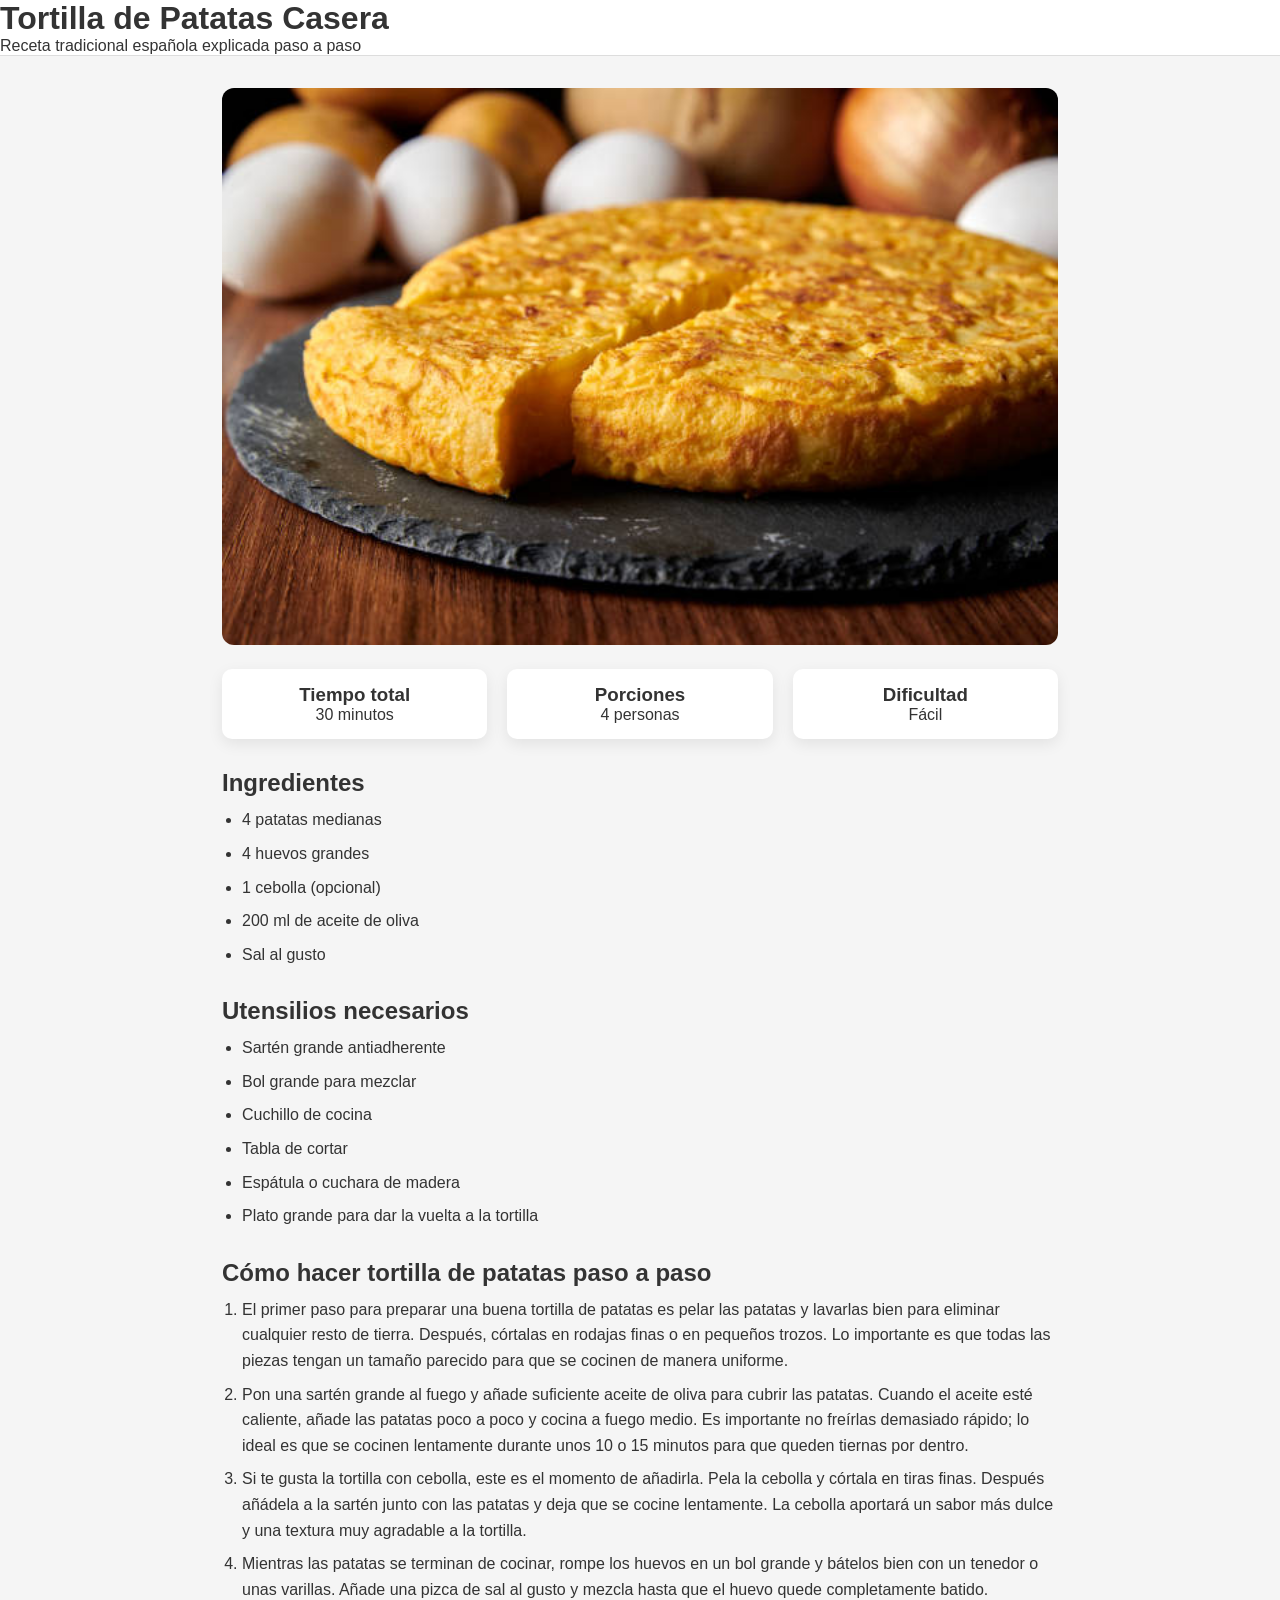
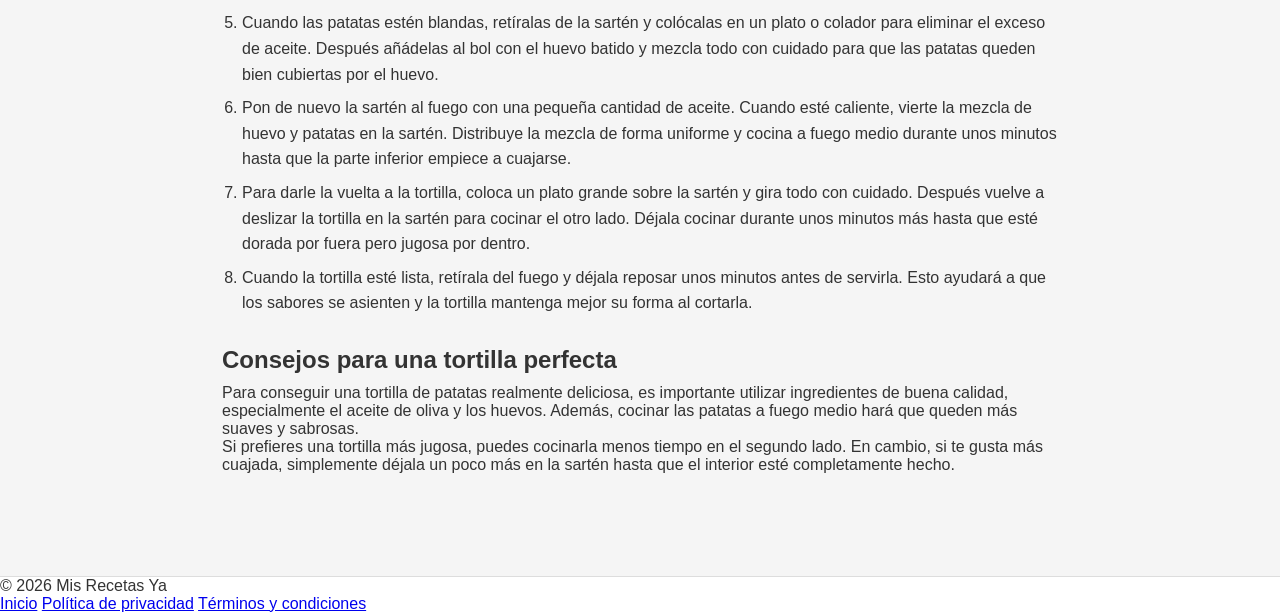
<file: tortilla.html>
<!DOCTYPE html>
<html lang="es">

<head>

<meta charset="UTF-8">
<meta name="viewport" content="width=device-width, initial-scale=1.0">

<title>Receta de tortilla de patatas casera paso a paso | Mis Recetas Ya</title>
<script async src="https://pagead2.googlesyndication.com/pagead/js/adsbygoogle.js?client=ca-pub-2680125614355049"
     crossorigin="anonymous"></script>
<meta name="description" content="Aprende cómo hacer tortilla de patatas casera paso a paso. Receta fácil con ingredientes, utensilios, tiempos de cocción y consejos para que quede perfecta.">
<link rel="icon" type="image/png" href="img/favicon.png">
<link rel="stylesheet" href="style.css">

</head>

<body>

<header>
<div class="header-container">
<h1>Tortilla de Patatas Casera</h1>
<p>Receta tradicional española explicada paso a paso</p>
</div>
</header>

<main class="receta-page">

<img src="img/tortilla.png" alt="Tortilla de patatas casera recién hecha" class="receta-img">


<section class="receta-info">

<div class="info-box">
<h3>Tiempo total</h3>
<p>30 minutos</p>
</div>

<div class="info-box">
<h3>Porciones</h3>
<p>4 personas</p>
</div>

<div class="info-box">
<h3>Dificultad</h3>
<p>Fácil</p>
</div>

</section>


<section class="receta-section">

<h2>Ingredientes</h2>

<ul>

<li>4 patatas medianas</li>
<li>4 huevos grandes</li>
<li>1 cebolla (opcional)</li>
<li>200 ml de aceite de oliva</li>
<li>Sal al gusto</li>

</ul>

</section>


<section class="receta-section">

<h2>Utensilios necesarios</h2>

<ul>

<li>Sartén grande antiadherente</li>
<li>Bol grande para mezclar</li>
<li>Cuchillo de cocina</li>
<li>Tabla de cortar</li>
<li>Espátula o cuchara de madera</li>
<li>Plato grande para dar la vuelta a la tortilla</li>

</ul>

</section>


<section class="receta-section">

<h2>Cómo hacer tortilla de patatas paso a paso</h2>

<ol>

<li>
El primer paso para preparar una buena tortilla de patatas es pelar las patatas y lavarlas bien para eliminar cualquier resto de tierra. 
Después, córtalas en rodajas finas o en pequeños trozos. Lo importante es que todas las piezas tengan un tamaño parecido para que se cocinen de manera uniforme.
</li>

<li>
Pon una sartén grande al fuego y añade suficiente aceite de oliva para cubrir las patatas. 
Cuando el aceite esté caliente, añade las patatas poco a poco y cocina a fuego medio. 
Es importante no freírlas demasiado rápido; lo ideal es que se cocinen lentamente durante unos 10 o 15 minutos para que queden tiernas por dentro.
</li>

<li>
Si te gusta la tortilla con cebolla, este es el momento de añadirla. 
Pela la cebolla y córtala en tiras finas. Después añádela a la sartén junto con las patatas y deja que se cocine lentamente. 
La cebolla aportará un sabor más dulce y una textura muy agradable a la tortilla.
</li>

<li>
Mientras las patatas se terminan de cocinar, rompe los huevos en un bol grande y bátelos bien con un tenedor o unas varillas. 
Añade una pizca de sal al gusto y mezcla hasta que el huevo quede completamente batido.
</li>

<li>
Cuando las patatas estén blandas, retíralas de la sartén y colócalas en un plato o colador para eliminar el exceso de aceite. 
Después añádelas al bol con el huevo batido y mezcla todo con cuidado para que las patatas queden bien cubiertas por el huevo.
</li>

<li>
Pon de nuevo la sartén al fuego con una pequeña cantidad de aceite. 
Cuando esté caliente, vierte la mezcla de huevo y patatas en la sartén. 
Distribuye la mezcla de forma uniforme y cocina a fuego medio durante unos minutos hasta que la parte inferior empiece a cuajarse.
</li>

<li>
Para darle la vuelta a la tortilla, coloca un plato grande sobre la sartén y gira todo con cuidado. 
Después vuelve a deslizar la tortilla en la sartén para cocinar el otro lado. 
Déjala cocinar durante unos minutos más hasta que esté dorada por fuera pero jugosa por dentro.
</li>

<li>
Cuando la tortilla esté lista, retírala del fuego y déjala reposar unos minutos antes de servirla. 
Esto ayudará a que los sabores se asienten y la tortilla mantenga mejor su forma al cortarla.
</li>

</ol>

</section>


<section class="receta-section">

<h2>Consejos para una tortilla perfecta</h2>

<p>
Para conseguir una tortilla de patatas realmente deliciosa, es importante utilizar ingredientes de buena calidad, especialmente el aceite de oliva y los huevos. 
Además, cocinar las patatas a fuego medio hará que queden más suaves y sabrosas.
</p>

<p>
Si prefieres una tortilla más jugosa, puedes cocinarla menos tiempo en el segundo lado. 
En cambio, si te gusta más cuajada, simplemente déjala un poco más en la sartén hasta que el interior esté completamente hecho.
</p>

</section>


</main>

<footer>

<p>© 2026 Mis Recetas Ya</p>

<div class="footer-links">

<a href="index.html">Inicio</a>
<a href="privacidad.html">Política de privacidad</a>
<a href="terminos.html">Términos y condiciones</a>

</div>

</footer>

</body>

</html>
</file>
<file: style.css>
*{
margin:0;
padding:0;
box-sizing:border-box;
font-family:Arial, sans-serif;
}

body{
background:#f5f5f5;
color:#333;
}

.container{
width:90%;
max-width:1100px;
margin:auto;
}

/* HEADER */
header{
background:white;
border-bottom:1px solid #ddd;
}

.nav{
display:flex;
justify-content:space-between;
align-items:center;
padding:15px 0;
}

.logo{
font-size:22px;
}

nav a{
margin-left:20px;
text-decoration:none;
color:#333;
font-weight:500;
}

/* HERO */
.hero{
background:linear-gradient(to right,#ff7e5f,#feb47b);
color:white;
text-align:center;
padding:80px 20px;
}

.hero h2{
font-size:40px;
}

.hero p{
margin:15px 0;
}

.btn{
display:inline-block;
background:white;
color:#ff7e5f;
padding:10px 20px;
text-decoration:none;
border-radius:6px;
font-weight:600;
}

/* TITLES */
.section-title{
margin:40px 0 20px;
text-align:center;
}

/* GRID */
.grid{
display:grid;
grid-template-columns:repeat(auto-fit,minmax(250px,1fr));
gap:20px;
}

/* CARD */
.card{
background:white;
padding:15px;
border-radius:12px;
text-align:center;
box-shadow:0 5px 15px rgba(0,0,0,0.08);
transition:0.3s;
text-decoration:none;
color:#333;
}

.card:hover{
transform:translateY(-5px);
box-shadow:0 10px 25px rgba(0,0,0,0.15);
}

.card img{
width:100%;
border-radius:10px;
margin-bottom:10px;
}

.card h3{
margin:10px 0;
}

.btn-small{
display:inline-block;
margin-top:10px;
padding:8px 15px;
background:#ff7e5f;
color:white;
text-decoration:none;
border-radius:5px;
}

.simple{
font-size:18px;
padding:30px;
}

/* FOOTER */
footer{
margin-top:40px;
background:white;
border-top:1px solid #ddd;
}

.footer{
display:flex;
justify-content:space-between;
padding:20px 0;
flex-wrap:wrap;
}

.footer a{
margin-left:15px;
text-decoration:none;
color:#333;
}

/* RECETA PAGE */
.receta-page{
max-width:900px;
margin:auto;
padding:2rem;
}

.receta-img{
width:100%;
border-radius:12px;
margin-bottom:20px;
}

.receta-info{
display:flex;
gap:20px;
margin-bottom:30px;
flex-wrap:wrap;
}

.info-box{
background:white;
padding:15px;
border-radius:10px;
box-shadow:0 5px 15px rgba(0,0,0,0.08);
flex:1;
text-align:center;
}

.receta-section{
margin-bottom:30px;
}

.receta-section h2{
margin-bottom:10px;
}

.receta-section ul,
.receta-section ol{
margin-left:20px;
}

.receta-section li{
margin-bottom:8px;
line-height:1.6;
}

/* LEGAL */
.legal-container{
max-width:900px;
margin:auto;
padding:3rem 2rem;
line-height:1.7;
}

/* RESPONSIVE */
@media(max-width:768px){
.hero h2{
font-size:28px;
}

.nav{
flex-direction:column;
gap:10px;
}

.footer{
flex-direction:column;
text-align:center;
}
}
</file>
